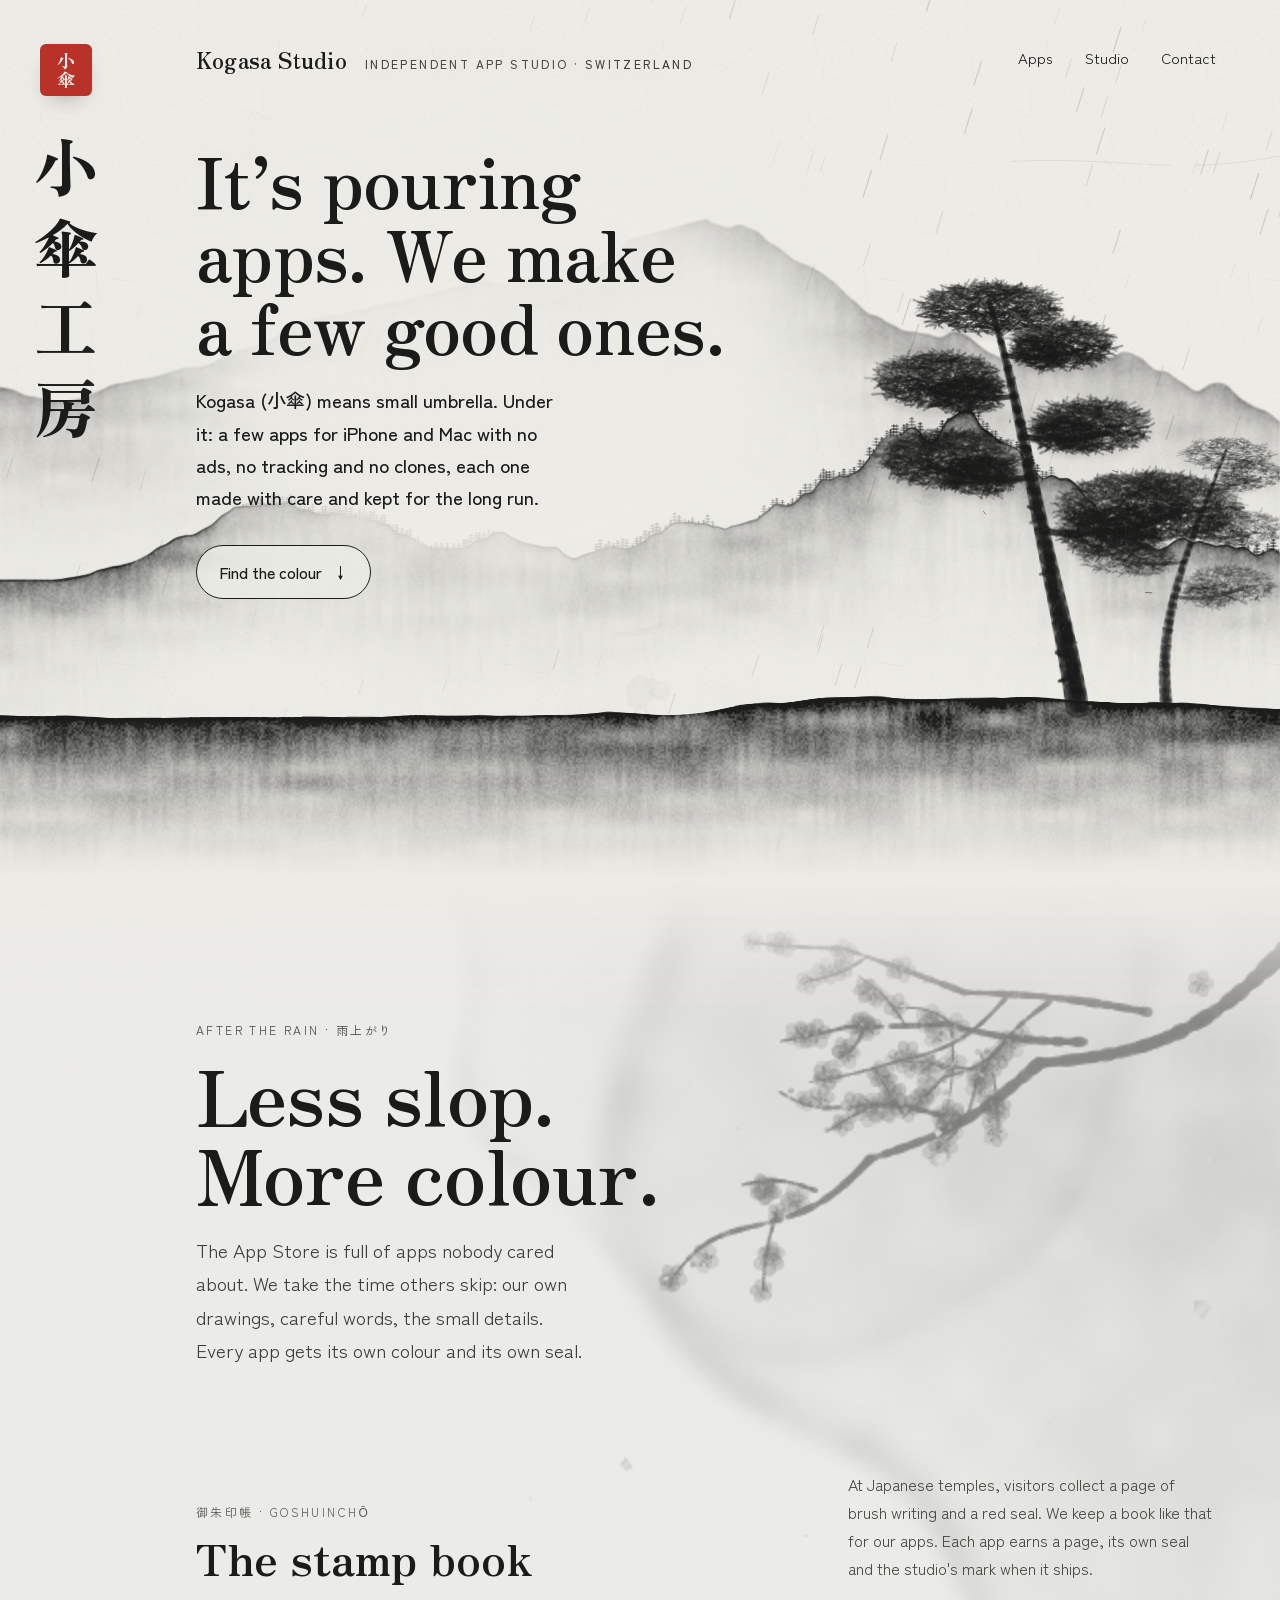
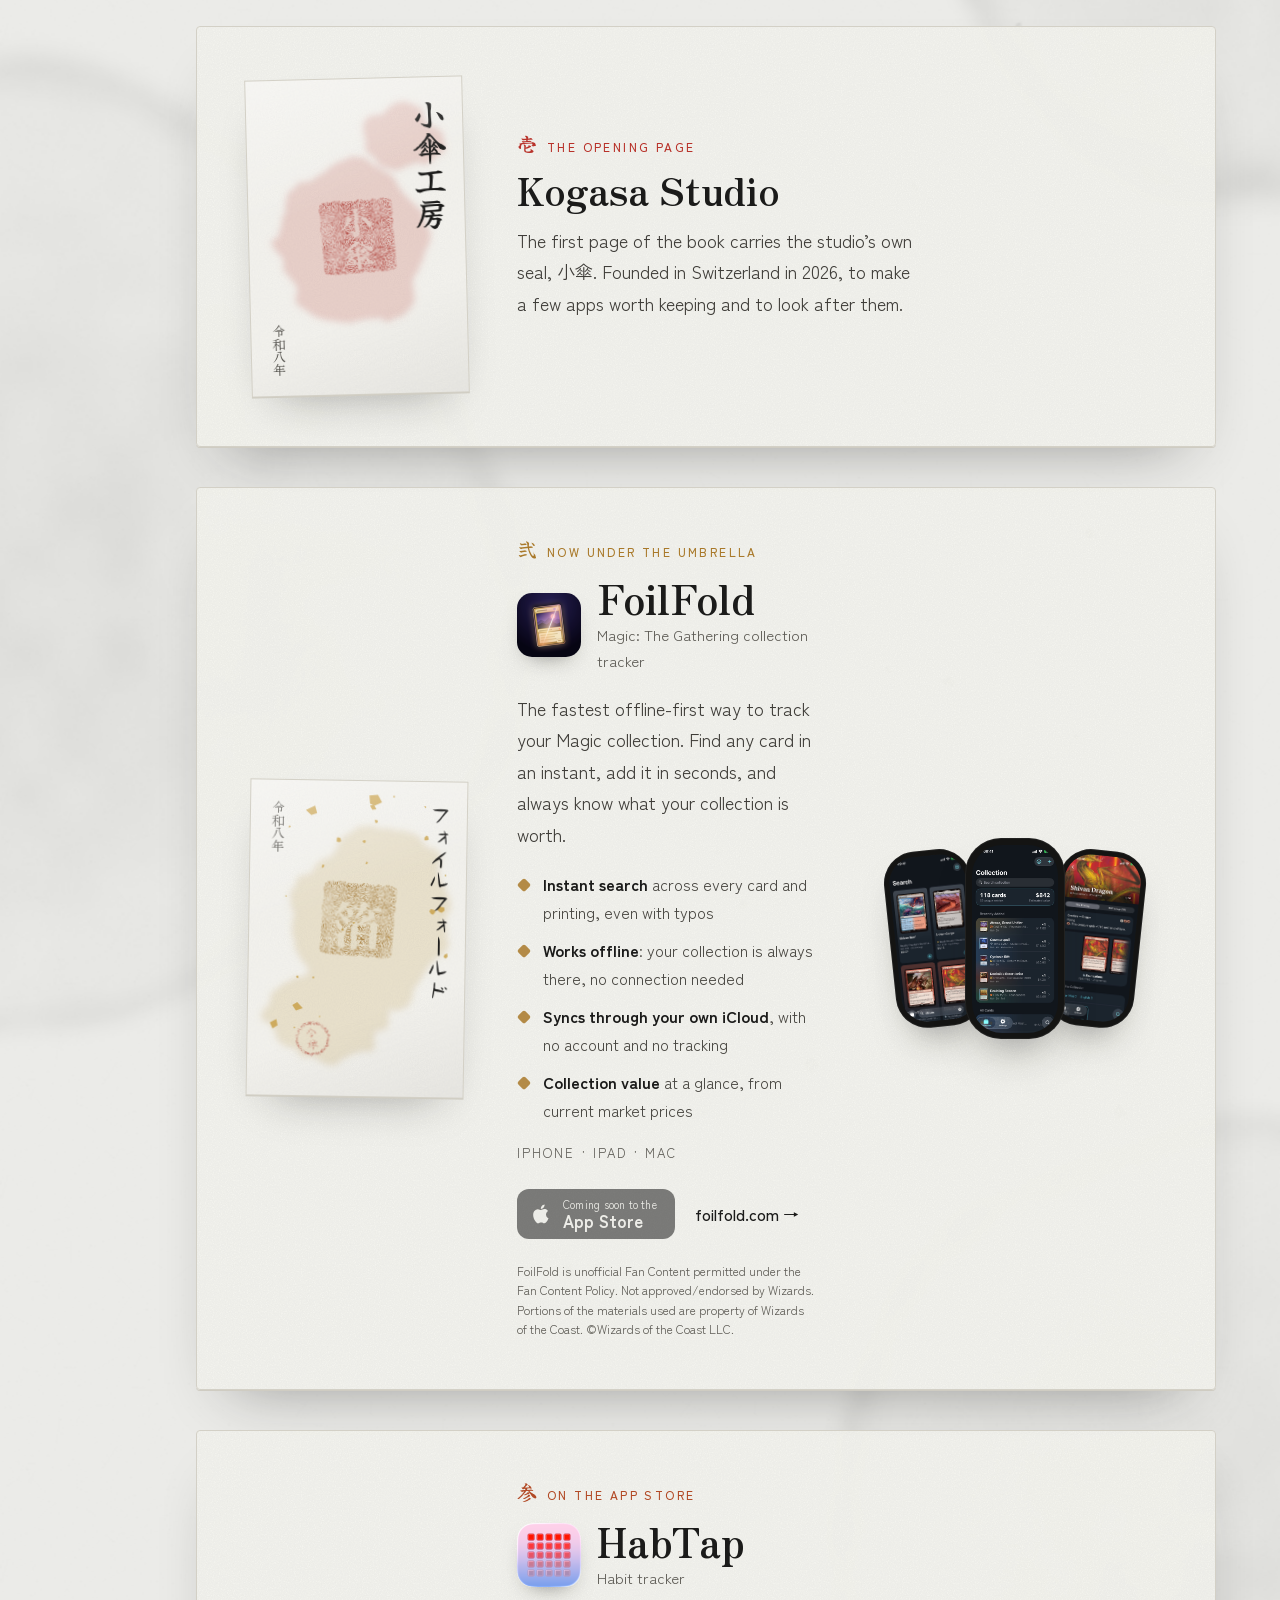
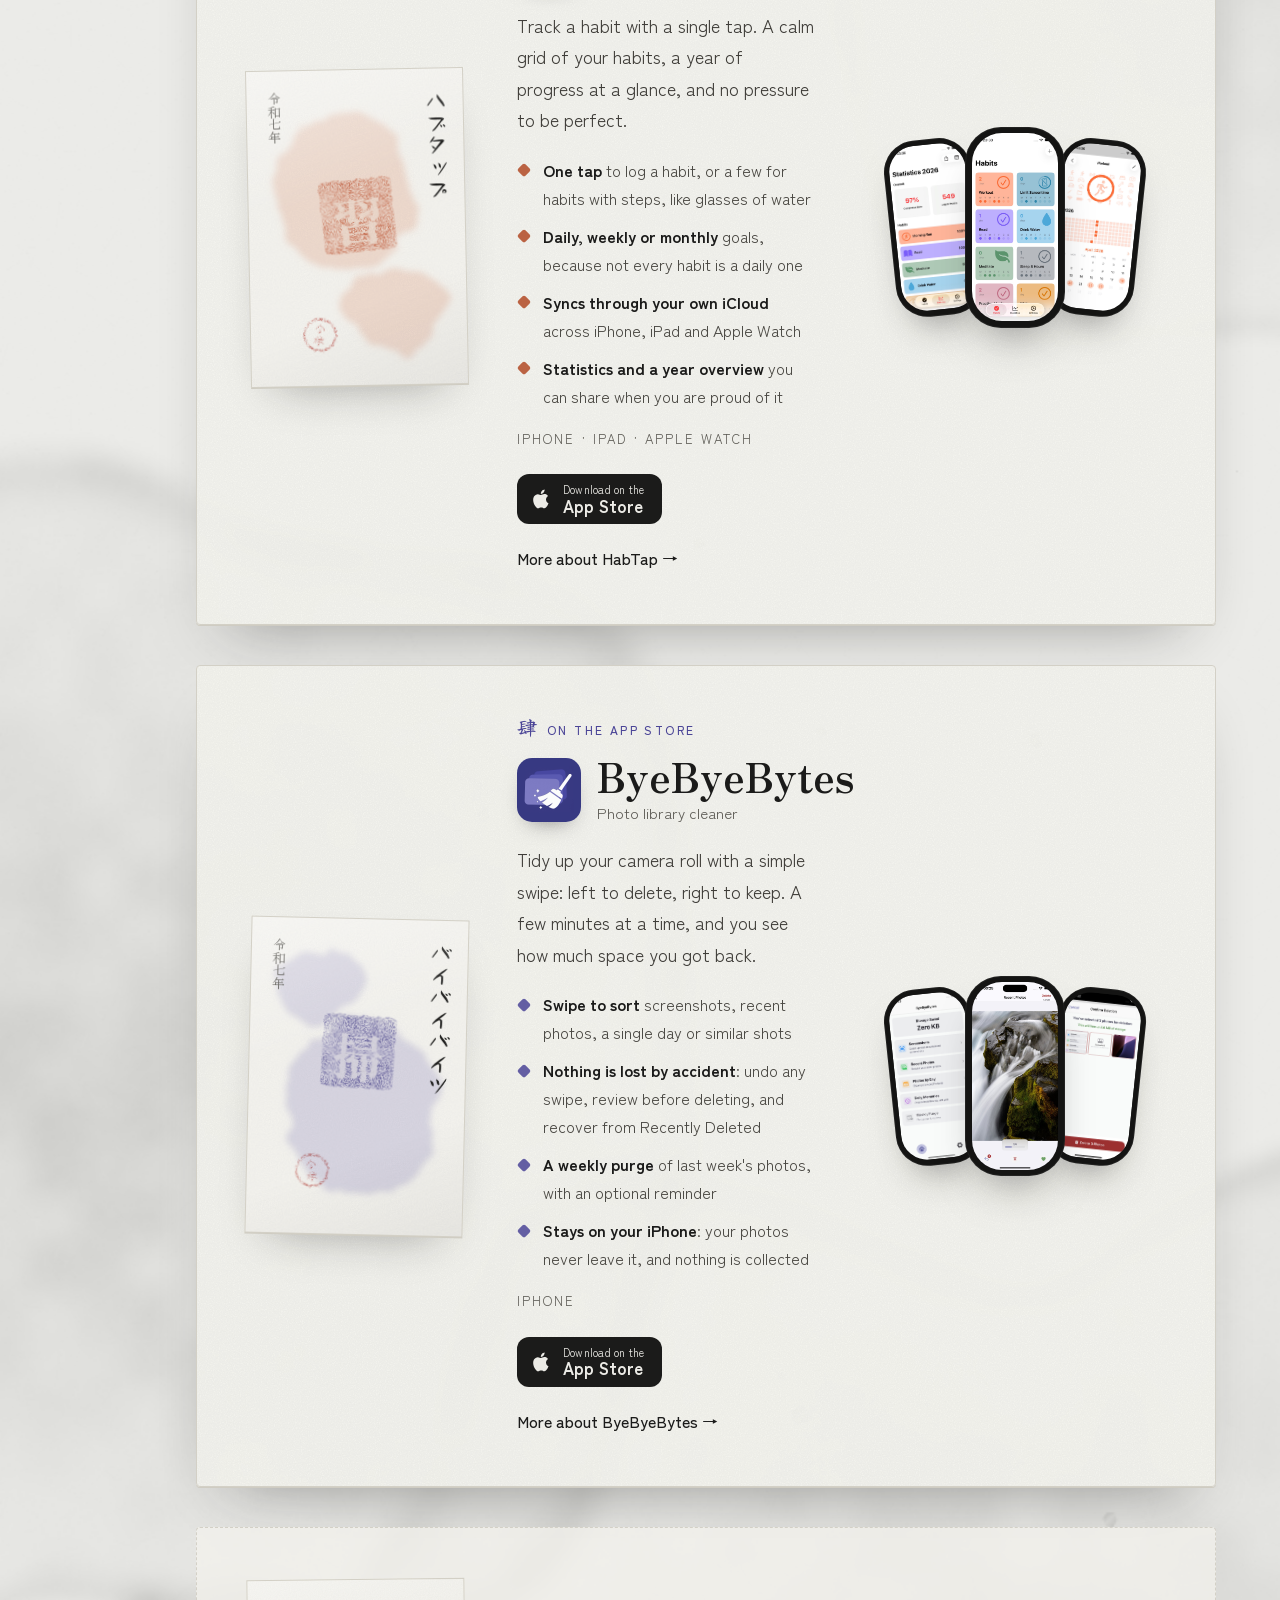
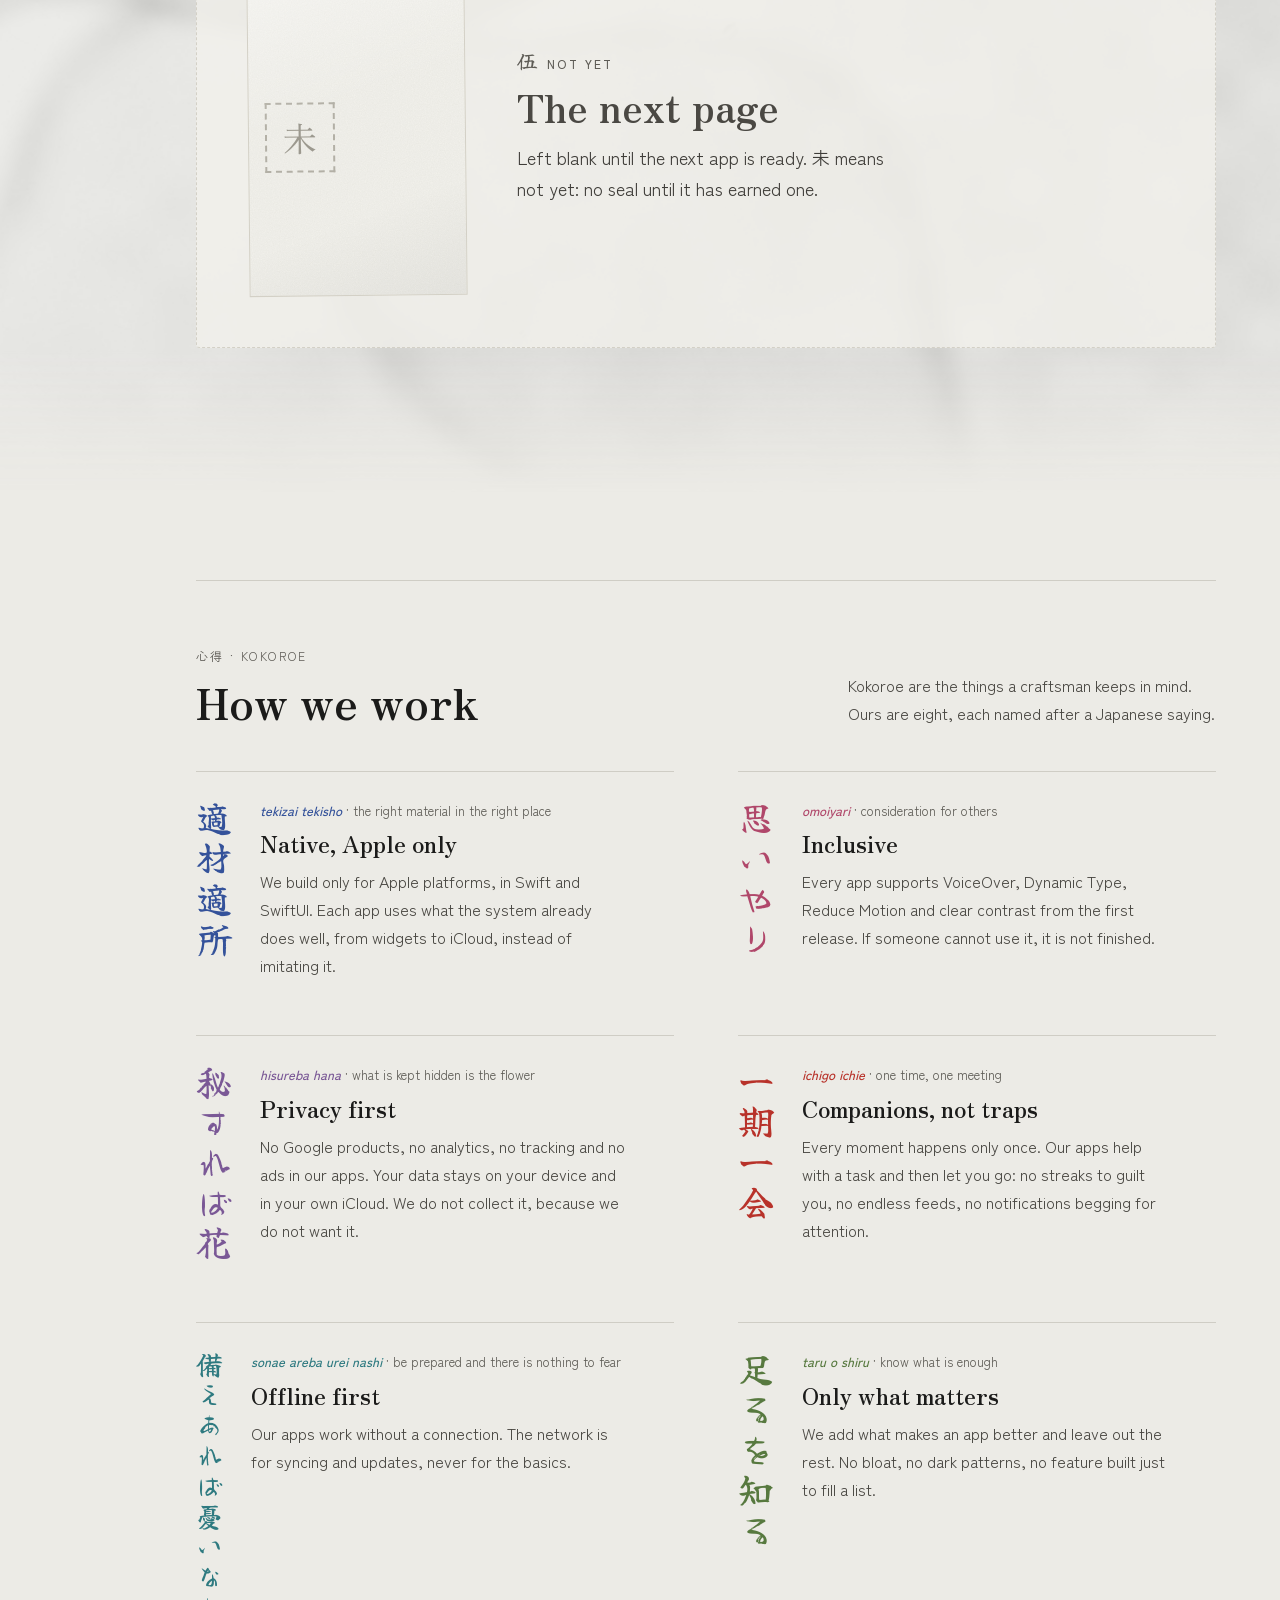
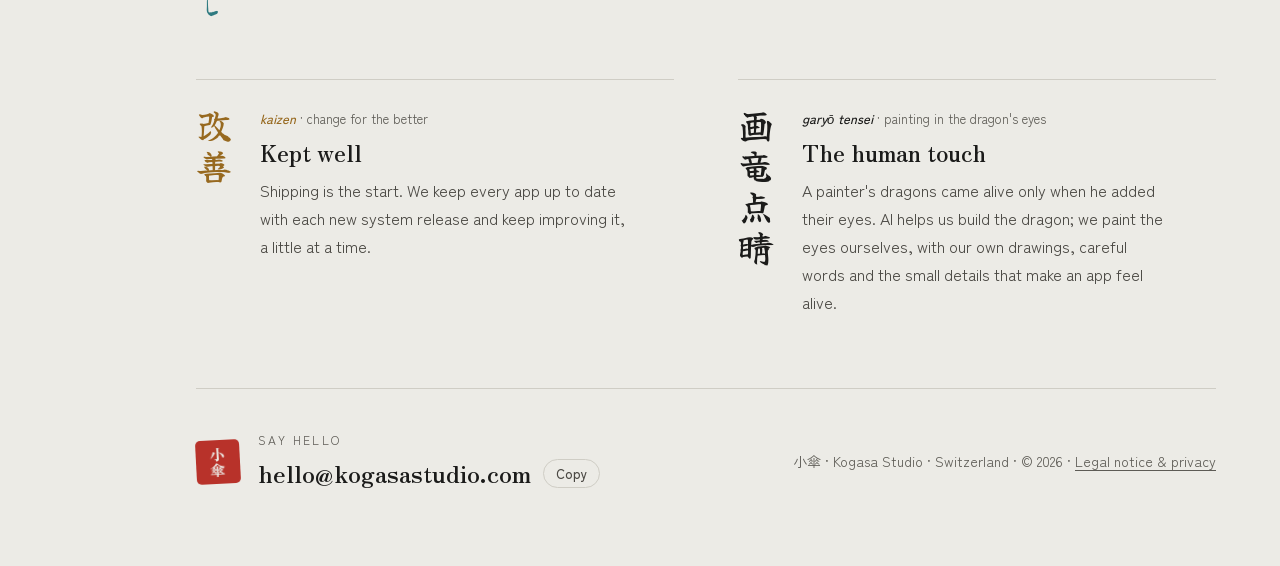
<file: index.html>
<!doctype html>
<html lang="en">
<head>
  <meta charset="utf-8">
  <meta name="viewport" content="width=device-width, initial-scale=1, viewport-fit=cover">
  <title>Kogasa Studio · 小傘</title>
  <meta name="description" content="Kogasa Studio is an independent app studio in Switzerland making a few focused apps for iPhone and Mac.">
  <meta name="theme-color" content="#ECEBE6">
  <meta property="og:title" content="Kogasa Studio · 小傘">
  <meta property="og:description" content="It’s pouring apps. We make a few good ones, for iPhone and Mac.">
  <meta property="og:type" content="website">
  <link rel="icon" href="assets/favicon.svg" type="image/svg+xml">
  <link rel="preload" href="assets/fonts/zen-old-mincho-900.woff2" as="font" type="font/woff2" crossorigin>
  <link rel="preload" href="assets/fonts/zen-kaku-gothic-new-400.woff2" as="font" type="font/woff2" crossorigin>
  <link rel="stylesheet" href="styles.css">
  <script>document.documentElement.classList.add("js");</script>
  <script src="ink.js" defer></script>
  <script src="landscape-gl.js" defer></script>
  <script src="landscape.js" defer></script>
  <script src="colour.js" defer></script>
  <script src="main.js" defer></script>
</head>
<body>
  <svg class="defs" width="0" height="0" aria-hidden="true" focusable="false">
    <filter id="hanko" x="-5%" y="-5%" width="110%" height="110%" color-interpolation-filters="sRGB">
      <feTurbulence type="fractalNoise" baseFrequency="0.85" numOctaves="2" seed="3" result="grain"/>
      <feColorMatrix in="grain" type="matrix" values="0 0 0 0 0  0 0 0 0 0  0 0 0 0 0  0 0 0 -2.4 1.55" result="speck"/>
      <feComposite in="SourceGraphic" in2="speck" operator="in" result="worn"/>
      <feTurbulence type="fractalNoise" baseFrequency="0.035" numOctaves="2" seed="11" result="blotch"/>
      <feColorMatrix in="blotch" type="matrix" values="0 0 0 0 0  0 0 0 0 0  0 0 0 0 0  0 0 0 1.3 0.2" result="density"/>
      <feComposite in="worn" in2="density" operator="in" result="inked"/>
      <feTurbulence type="turbulence" baseFrequency="0.06" numOctaves="2" seed="7" result="warp"/>
      <feDisplacementMap in="inked" in2="warp" scale="3.5" xChannelSelector="R" yChannelSelector="G"/>
    </filter>
    <filter id="bleed" x="-20%" y="-20%" width="140%" height="140%">
      <feTurbulence type="fractalNoise" baseFrequency="0.045" numOctaves="3" seed="5" result="warp"/>
      <feDisplacementMap in="SourceGraphic" in2="warp" scale="16" xChannelSelector="R" yChannelSelector="G" result="edge"/>
      <feGaussianBlur in="edge" stdDeviation="1.6"/>
    </filter>
  </svg>
  <a class="skip" href="#apps">Skip to the apps</a>

  <section class="hero" id="top" aria-labelledby="hero-title">
    <div class="landscape" aria-hidden="true"></div>
    <div class="hero__grain" aria-hidden="true"></div>
    <div class="hero__veil" aria-hidden="true"></div>
    <div class="hero__fade" aria-hidden="true"></div>

    <div class="hero__grid">
      <aside class="tate" aria-hidden="true">
        <span class="seal seal--lg rise d0">小傘</span>
        <div class="tate__text"><span class="ink d1">小</span><span class="ink d2">傘</span><span class="ink d3">工</span><span class="ink d4">房</span></div>
      </aside>

      <div class="hero__content">
        <header class="topbar rise d0">
          <div class="brand">
            <a class="wordmark" href="#top"><span class="seal seal--sm" aria-hidden="true">小傘</span>Kogasa Studio</a>
            <p class="brand__tagline">Independent app studio · Switzerland</p>
          </div>
          <nav class="nav" aria-label="Main">
            <a href="#apps">Apps</a>
            <a href="#studio">Studio</a>
            <a href="#contact">Contact</a>
          </nav>
        </header>
        <div class="hero__copy">
          <h1 id="hero-title" class="rise d3">It’s pouring apps. We make a few good ones.</h1>
          <p class="lede rise d4">Kogasa (小傘) means small umbrella. Under it: a few apps for iPhone and Mac with no ads, no tracking and no clones, each one made with care and kept for the long run.</p>
          <a class="button rise d5" href="#apps">Find the colour <span aria-hidden="true">↓</span></a>
        </div>
      </div>
    </div>
  </section>

  <main class="content">
    <section id="apps" class="colour" aria-labelledby="colour-title">
      <canvas class="colour__grey" aria-hidden="true"></canvas>
      <canvas class="colour__paint" aria-hidden="true"></canvas>
      <div class="colour__inner">
      <div class="manifesto">
        <p class="eyebrow">After the rain · 雨上がり</p>
        <h2 id="colour-title">Less slop.<br>More colour.</h2>
        <p>The App Store is full of apps nobody cared about. We take the time others skip: our own drawings, careful words, the small details. Every app gets its own colour and its own seal.</p>
      </div>

      <div class="book">
      <div class="section-head">
        <div>
          <p class="eyebrow">御朱印帳 · goshuinchō</p>
          <h2 id="book-title">The stamp book</h2>
        </div>
        <p class="section-head__text">At Japanese temples, visitors collect a page of brush writing and a red seal. We keep a book like that for our apps. Each app earns a page, its own seal and the studio's mark when it ships.</p>
      </div>

      <div class="chapters">
        <article class="chapter" aria-labelledby="studio-page-title">
          <figure class="sheet" style="--hue: #C8463A; --tilt: -1.4deg">
            <div class="page" aria-hidden="true">
            <svg class="page__wash" viewBox="0 0 110 160" preserveAspectRatio="none">
              <g filter="url(#bleed)">
                <ellipse cx="52" cy="84" rx="38" ry="42"/>
                <ellipse cx="78" cy="30" rx="20" ry="16"/>
              </g>
            </svg>
            <span class="page__title">小傘工房</span>
            <span class="stamp" style="--r: -3deg"><svg class="seal-svg" viewBox="0 0 100 100"><g filter="url(#hanko)"><rect x="3" y="3" width="94" height="94" rx="5" fill="currentColor"/><text x="50" y="30" text-anchor="middle" dominant-baseline="central" font-size="42" fill="#F6F5F0">小</text><text x="50" y="72" text-anchor="middle" dominant-baseline="central" font-size="42" fill="#F6F5F0">傘</text></g></svg></span>
            <span class="page__date page__date--bottom">令和八年</span>
          </div>
          </figure>
          <div class="chapter__text">
            <p class="eyebrow"><span class="chapter__num" lang="ja">壱</span> The opening page</p>
            <h3 id="studio-page-title" class="chapter__title">Kogasa Studio</h3>
            <p class="chapter__pitch">The first page of the book carries the studio’s own seal, 小傘. Founded in Switzerland in 2026, to make a few apps worth keeping and to look after them.</p>
          </div>
        </article>

        <article class="chapter chapter--app" aria-labelledby="foilfold-title" style="--accent: var(--gold)">
          <figure class="sheet" style="--hue: #C9A24B; --tilt: 0.9deg">
            <div class="page" aria-hidden="true">
            <svg class="page__wash" viewBox="0 0 110 160" preserveAspectRatio="none">
              <g filter="url(#bleed)">
                <ellipse cx="62" cy="70" rx="40" ry="46"/>
                <ellipse cx="40" cy="118" rx="30" ry="24"/>
              </g>
            </svg>
            <svg class="page__leafgold" viewBox="0 0 110 160" preserveAspectRatio="none">
                <polygon points="37.1,120.2 36.4,120.5 36.2,120.0 36.8,119.7"/>
                <polygon points="33.7,100.5 33.1,100.8 32.5,100.3 32.9,99.9 33.5,99.9"/>
                <polygon points="89.4,12.8 88.9,13.3 88.6,12.7 88.4,12.2 89.2,12.3"/>
                <polygon points="99.6,65.3 98.1,66.4 97.1,66.0 95.8,65.0 96.7,63.0 98.0,63.5 99.3,63.6"/>
                <polygon points="66.8,10.7 63.2,12.4 60.7,11.4 60.3,7.3 64.7,6.9"/>
                <polygon points="28.0,116.0 24.5,117.3 22.6,114.5 25.1,113.0"/>
                <polygon points="37.8,43.7 37.3,44.2 36.6,44.5 36.6,43.7 36.7,43.0 37.1,42.8 37.9,42.9"/>
                <polygon points="48.4,75.8 48.0,76.2 47.3,76.2 47.0,75.7 47.7,75.0 48.0,75.4"/>
                <polygon points="100.2,47.6 99.8,47.8 99.3,47.6 99.4,47.1 100.1,47.0"/>
                <polygon points="60.0,41.7 59.6,42.2 58.9,42.2 59.2,41.0 60.0,41.2"/>
                <polygon points="101.5,88.7 100.5,89.7 99.4,88.9 99.8,87.8 101.2,87.0"/>
                <polygon points="53.8,72.4 53.5,72.8 53.1,72.6 52.8,72.1 52.9,71.8 53.4,71.7 54.0,71.9"/>
                <polygon points="46.3,30.7 45.4,31.3 44.0,31.0 44.0,29.5 44.3,28.7 45.8,29.1"/>
                <polygon points="25.6,100.2 25.2,100.8 24.5,100.4 24.4,100.0 24.8,99.5 25.3,99.5"/>
                <polygon points="64.9,20.8 63.7,21.4 63.1,19.7 64.5,19.7"/>
                <polygon points="71.9,79.5 71.6,79.9 71.2,79.8 71.0,79.3 70.9,78.9 71.3,79.0 72.0,79.1"/>
                <polygon points="20.4,23.9 19.8,24.2 19.3,24.2 19.4,23.7 19.6,23.2 20.2,23.3"/>
                <polygon points="19.0,59.2 18.5,59.5 18.2,59.2 18.2,58.8 18.8,58.8"/>
                <polygon points="64.0,14.2 61.9,14.5 60.7,12.5 62.6,11.7"/>
                <polygon points="94.6,66.4 93.8,67.4 92.8,67.1 91.8,65.9 92.4,64.6 93.3,64.7 95.0,65.3"/>
                <polygon points="91.0,29.3 90.0,29.6 88.7,29.6 88.7,28.4 89.7,27.2 90.5,27.6"/>
                <polygon points="15.3,124.9 12.7,126.6 11.3,123.5 14.6,121.7"/>
                <polygon points="24.2,126.1 23.8,126.4 23.6,126.1 23.4,125.8 23.7,125.4 24.2,125.6"/>
                <polygon points="73.5,7.8 73.0,8.2 72.6,8.0 72.4,7.7 72.6,7.3 73.2,7.3"/>
                <polygon points="58.8,30.9 58.3,31.5 57.7,31.4 57.3,30.7 57.5,30.2 58.0,30.0 58.7,30.2"/>
                <polygon points="33.8,16.7 30.8,17.7 28.0,15.1 32.7,12.9"/>
            </svg>
            <span class="page__title page__title--long">フォイルフォールド</span>
            <span class="stamp" style="--r: 4deg; --top: 44%; --stamp: var(--gold)"><svg class="seal-svg" viewBox="0 0 100 100"><g filter="url(#hanko)"><rect x="3" y="3" width="94" height="94" rx="5" fill="currentColor"/><text x="50" y="54" text-anchor="middle" dominant-baseline="central" font-size="68" fill="#F6F5F0">箔</text></g></svg></span>
            <span class="stamp stamp--mark" style="--r: -9deg; --top: 82%; --left: 30%; --delay: .35s"><svg class="seal-svg" viewBox="0 0 100 100"><g filter="url(#hanko)" fill="currentColor"><circle cx="50" cy="50" r="44" fill="none" stroke="currentColor" stroke-width="7"/><text x="50" y="33" text-anchor="middle" dominant-baseline="central" font-size="30">小</text><text x="50" y="66" text-anchor="middle" dominant-baseline="central" font-size="30">傘</text></g></svg></span>
            <span class="page__date page__date--top">令和八年</span>
          </div>
          </figure>
          <div class="chapter__text">
          <p class="eyebrow"><span class="chapter__num" lang="ja">弐</span> Now under the umbrella</p>
          <div class="chapter__name">
            <img src="assets/foilfold-icon.png" alt="" width="64" height="64">
            <div>
              <h3 id="foilfold-title">FoilFold</h3>
              <p class="chapter__kind">Magic: The Gathering collection tracker</p>
            </div>
          </div>
          <p class="chapter__pitch">The fastest offline-first way to track your Magic collection. Find any card in an instant, add it in seconds, and always know what your collection is worth.</p>
          <ul class="chapter__features">
            <li><strong>Instant search</strong> across every card and printing, even with typos</li>
            <li><strong>Works offline</strong>: your collection is always there, no connection needed</li>
            <li><strong>Syncs through your own iCloud</strong>, with no account and no tracking</li>
            <li><strong>Collection value</strong> at a glance, from current market prices</li>
          </ul>
          <p class="chapter__platforms">iPhone · iPad · Mac</p>
          <div class="chapter__actions">
            <span class="store-badge" aria-disabled="true">
              <svg viewBox="0 0 24 24" width="22" height="22" aria-hidden="true"><path fill="currentColor" d="M16.37 12.62c-.03-2.6 2.13-3.86 2.22-3.92-1.21-1.77-3.09-2.01-3.76-2.04-1.6-.16-3.12.94-3.94.94-.81 0-2.06-.92-3.39-.89-1.74.03-3.35 1.01-4.25 2.57-1.81 3.14-.46 7.79 1.3 10.34.86 1.24 1.89 2.64 3.23 2.59 1.3-.05 1.79-.84 3.36-.84 1.56 0 2.01.84 3.38.81 1.4-.02 2.28-1.27 3.13-2.52.99-1.44 1.39-2.84 1.42-2.91-.03-.01-2.72-1.04-2.75-4.13zM13.79 4.98c.71-.86 1.19-2.06 1.06-3.25-1.02.04-2.26.68-3 1.54-.66.76-1.23 1.98-1.08 3.15 1.14.09 2.3-.58 3.02-1.44z"/></svg>
              <span><small>Coming soon to the</small>App Store</span>
            </span>
            <a class="chapter__link" href="https://foilfold.com">foilfold.com <span aria-hidden="true">→</span></a>
          </div>
          <p class="chapter__note">FoilFold is unofficial Fan Content permitted under the Fan Content Policy. Not approved/endorsed by Wizards. Portions of the materials used are property of Wizards of the Coast. ©Wizards of the Coast LLC.</p>
        </div>
          <div class="chapter__phones" aria-label="FoilFold screenshots">
          <figure class="phone phone--left"><img src="assets/foilfold/search.jpg" alt="Searching for Shivan cards, shown as a grid of card images with prices" width="660" height="1434" loading="lazy"></figure>
          <figure class="phone phone--center"><img src="assets/foilfold/collection.jpg" alt="The collection screen: 118 cards worth an estimated $842, with recently added cards" width="660" height="1434" loading="lazy"></figure>
          <figure class="phone phone--right"><img src="assets/foilfold/card.jpg" alt="The Shivan Dragon card page with its text, its printings and options to add it to the collection" width="660" height="1434" loading="lazy"></figure>
        </div>
        </article>

        <article class="chapter chapter--app" aria-labelledby="habtap-title" style="--accent: #B24A26">
          <figure class="sheet" style="--hue: #E07A4F; --tilt: -1.1deg">
            <div class="page" aria-hidden="true">
            <svg class="page__wash" viewBox="0 0 110 160" preserveAspectRatio="none">
              <g filter="url(#bleed)">
                <ellipse cx="48" cy="62" rx="36" ry="40"/>
                <ellipse cx="74" cy="122" rx="26" ry="22"/>
              </g>
            </svg>
            <span class="page__title page__title--long">ハブタップ</span>
            <span class="stamp" style="--r: -5deg; --top: 46%; --stamp: #C8562F"><svg class="seal-svg" viewBox="0 0 100 100"><g filter="url(#hanko)"><rect x="3" y="3" width="94" height="94" rx="5" fill="currentColor"/><text x="50" y="54" text-anchor="middle" dominant-baseline="central" font-size="68" fill="#F6F5F0">習</text></g></svg></span>
            <span class="stamp stamp--mark" style="--r: 7deg; --top: 84%; --left: 32%; --delay: .35s"><svg class="seal-svg" viewBox="0 0 100 100"><g filter="url(#hanko)" fill="currentColor"><circle cx="50" cy="50" r="44" fill="none" stroke="currentColor" stroke-width="7"/><text x="50" y="33" text-anchor="middle" dominant-baseline="central" font-size="30">小</text><text x="50" y="66" text-anchor="middle" dominant-baseline="central" font-size="30">傘</text></g></svg></span>
            <span class="page__date page__date--top">令和七年</span>
          </div>
          </figure>
          <div class="chapter__text">
          <p class="eyebrow"><span class="chapter__num" lang="ja">参</span> On the App Store</p>
          <div class="chapter__name">
            <img src="assets/habtap-icon.png" alt="" width="64" height="64">
            <div>
              <h3 id="habtap-title">HabTap</h3>
              <p class="chapter__kind">Habit tracker</p>
            </div>
          </div>
          <p class="chapter__pitch">Track a habit with a single tap. A calm grid of your habits, a year of progress at a glance, and no pressure to be perfect.</p>
          <ul class="chapter__features">
            <li><strong>One tap</strong> to log a habit, or a few for habits with steps, like glasses of water</li>
            <li><strong>Daily, weekly or monthly</strong> goals, because not every habit is a daily one</li>
            <li><strong>Syncs through your own iCloud</strong> across iPhone, iPad and Apple Watch</li>
            <li><strong>Statistics and a year overview</strong> you can share when you are proud of it</li>
          </ul>
          <p class="chapter__platforms">iPhone · iPad · Apple Watch</p>
          <div class="chapter__actions">
            <a class="store-badge" href="https://apps.apple.com/app/id6752837361">
              <svg viewBox="0 0 24 24" width="22" height="22" aria-hidden="true"><path fill="currentColor" d="M16.37 12.62c-.03-2.6 2.13-3.86 2.22-3.92-1.21-1.77-3.09-2.01-3.76-2.04-1.6-.16-3.12.94-3.94.94-.81 0-2.06-.92-3.39-.89-1.74.03-3.35 1.01-4.25 2.57-1.81 3.14-.46 7.79 1.3 10.34.86 1.24 1.89 2.64 3.23 2.59 1.3-.05 1.79-.84 3.36-.84 1.56 0 2.01.84 3.38.81 1.4-.02 2.28-1.27 3.13-2.52.99-1.44 1.39-2.84 1.42-2.91-.03-.01-2.72-1.04-2.75-4.13zM13.79 4.98c.71-.86 1.19-2.06 1.06-3.25-1.02.04-2.26.68-3 1.54-.66.76-1.23 1.98-1.08 3.15 1.14.09 2.3-.58 3.02-1.44z"/></svg>
              <span><small>Download on the</small>App Store</span>
            </a>
            <a class="chapter__link" href="habtap/">More about HabTap <span aria-hidden="true">→</span></a>
          </div>
        </div>
          <div class="chapter__phones" aria-label="HabTap screenshots">
          <figure class="phone phone--left"><img src="assets/habtap/statistics.jpg" alt="Statistics for 2026: a 97% completion rate and 549 logged habits, with each habit's rate" width="660" height="1434" loading="lazy"></figure>
          <figure class="phone phone--center"><img src="assets/habtap/habits.jpg" alt="The habits grid: coloured cards for Workout, Read, Drink Water, Meditate and more, each with this week's days" width="660" height="1434" loading="lazy"></figure>
          <figure class="phone phone--right"><img src="assets/habtap/habit.jpg" alt="The Workout habit with a year overview and a calendar of the days it was done" width="660" height="1434" loading="lazy"></figure>
        </div>
        </article>

        <article class="chapter chapter--app" aria-labelledby="byebyebytes-title" style="--accent: #4B4597">
          <figure class="sheet" style="--hue: #6A63B8; --tilt: 1.3deg">
            <div class="page" aria-hidden="true">
            <svg class="page__wash" viewBox="0 0 110 160" preserveAspectRatio="none">
              <g filter="url(#bleed)">
                <ellipse cx="58" cy="96" rx="40" ry="44"/>
                <ellipse cx="34" cy="34" rx="22" ry="18"/>
              </g>
            </svg>
            <span class="page__title page__title--long">バイバイバイツ</span>
            <span class="stamp" style="--r: 3deg; --top: 42%; --stamp: #4B4597"><svg class="seal-svg" viewBox="0 0 100 100"><g filter="url(#hanko)"><rect x="3" y="3" width="94" height="94" rx="5" fill="currentColor"/><text x="50" y="54" text-anchor="middle" dominant-baseline="central" font-size="68" fill="#F6F5F0">掃</text></g></svg></span>
            <span class="stamp stamp--mark" style="--r: -6deg; --top: 80%; --left: 30%; --delay: .35s"><svg class="seal-svg" viewBox="0 0 100 100"><g filter="url(#hanko)" fill="currentColor"><circle cx="50" cy="50" r="44" fill="none" stroke="currentColor" stroke-width="7"/><text x="50" y="33" text-anchor="middle" dominant-baseline="central" font-size="30">小</text><text x="50" y="66" text-anchor="middle" dominant-baseline="central" font-size="30">傘</text></g></svg></span>
            <span class="page__date page__date--top">令和七年</span>
          </div>
          </figure>
          <div class="chapter__text">
          <p class="eyebrow"><span class="chapter__num" lang="ja">肆</span> On the App Store</p>
          <div class="chapter__name">
            <img src="assets/byebyebytes-icon.png" alt="" width="64" height="64">
            <div>
              <h3 id="byebyebytes-title">ByeByeBytes</h3>
              <p class="chapter__kind">Photo library cleaner</p>
            </div>
          </div>
          <p class="chapter__pitch">Tidy up your camera roll with a simple swipe: left to delete, right to keep. A few minutes at a time, and you see how much space you got back.</p>
          <ul class="chapter__features">
            <li><strong>Swipe to sort</strong> screenshots, recent photos, a single day or similar shots</li>
            <li><strong>Nothing is lost by accident</strong>: undo any swipe, review before deleting, and recover from Recently Deleted</li>
            <li><strong>A weekly purge</strong> of last week's photos, with an optional reminder</li>
            <li><strong>Stays on your iPhone</strong>: your photos never leave it, and nothing is collected</li>
          </ul>
          <p class="chapter__platforms">iPhone</p>
          <div class="chapter__actions">
            <a class="store-badge" href="https://apps.apple.com/app/id6748582532">
              <svg viewBox="0 0 24 24" width="22" height="22" aria-hidden="true"><path fill="currentColor" d="M16.37 12.62c-.03-2.6 2.13-3.86 2.22-3.92-1.21-1.77-3.09-2.01-3.76-2.04-1.6-.16-3.12.94-3.94.94-.81 0-2.06-.92-3.39-.89-1.74.03-3.35 1.01-4.25 2.57-1.81 3.14-.46 7.79 1.3 10.34.86 1.24 1.89 2.64 3.23 2.59 1.3-.05 1.79-.84 3.36-.84 1.56 0 2.01.84 3.38.81 1.4-.02 2.28-1.27 3.13-2.52.99-1.44 1.39-2.84 1.42-2.91-.03-.01-2.72-1.04-2.75-4.13zM13.79 4.98c.71-.86 1.19-2.06 1.06-3.25-1.02.04-2.26.68-3 1.54-.66.76-1.23 1.98-1.08 3.15 1.14.09 2.3-.58 3.02-1.44z"/></svg>
              <span><small>Download on the</small>App Store</span>
            </a>
            <a class="chapter__link" href="byebyebytes/">More about ByeByeBytes <span aria-hidden="true">→</span></a>
          </div>
        </div>
          <div class="chapter__phones" aria-label="ByeByeBytes screenshots">
          <figure class="phone phone--left"><img src="assets/byebyebytes/home.jpg" alt="The home screen: storage saved at the top, then Screenshots, Recent Photos, Photos by Day, Daily Memories and Weekly Purge" width="660" height="1434" loading="lazy"></figure>
          <figure class="phone phone--center"><img src="assets/byebyebytes/swipe.jpg" alt="Swiping through recent photos, one waterfall photo at a time, with undo, delete and keep buttons" width="660" height="1434" loading="lazy"></figure>
          <figure class="phone phone--right"><img src="assets/byebyebytes/review.jpg" alt="Confirming the deletion of three selected photos, which will free up 3.6 MB" width="660" height="1434" loading="lazy"></figure>
        </div>
        </article>

        <article class="chapter chapter--next" aria-labelledby="next-page-title">
          <figure class="sheet sheet--empty" style="--tilt: -0.6deg">
            <div class="page page--blank" aria-hidden="true">
            <span class="stamp-outline">未</span>
          </div>
          </figure>
          <div class="chapter__text">
            <p class="eyebrow"><span class="chapter__num" lang="ja">伍</span> Not yet</p>
            <h3 id="next-page-title" class="chapter__title">The next page</h3>
            <p class="chapter__pitch">Left blank until the next app is ready. 未 means not yet: no seal until it has earned one.</p>
          </div>
        </article>
      </div>
      </div>
      </div>
    </section>

    <section id="studio" class="principles" aria-labelledby="studio-title">
      <div class="section-head">
        <div>
          <p class="eyebrow">心得 · kokoroe</p>
          <h2 id="studio-title">How we work</h2>
        </div>
        <p class="section-head__text">Kokoroe are the things a craftsman keeps in mind. Ours are eight, each named after a Japanese saying.</p>
      </div>
      <div class="tenets">
        <article class="tenet" style="--hue: #34529A">
          <p class="tenet__saying" lang="ja">適材適所</p>
          <div class="tenet__body">
            <p class="tenet__reading"><span lang="ja-Latn">tekizai tekisho</span> · the right material in the right place</p>
            <h3>Native, Apple only</h3>
            <p>We build only for Apple platforms, in Swift and SwiftUI. Each app uses what the system already does well, from widgets to iCloud, instead of imitating it.</p>
          </div>
        </article>
        <article class="tenet" style="--hue: #B0476A">
          <p class="tenet__saying" lang="ja">思いやり</p>
          <div class="tenet__body">
            <p class="tenet__reading"><span lang="ja-Latn">omoiyari</span> · consideration for others</p>
            <h3>Inclusive</h3>
            <p>Every app supports VoiceOver, Dynamic Type, Reduce Motion and clear contrast from the first release. If someone cannot use it, it is not finished.</p>
          </div>
        </article>
        <article class="tenet" style="--hue: #7A5896">
          <p class="tenet__saying" lang="ja">秘すれば花</p>
          <div class="tenet__body">
            <p class="tenet__reading"><span lang="ja-Latn">hisureba hana</span> · what is kept hidden is the flower</p>
            <h3>Privacy first</h3>
            <p>No Google products, no analytics, no tracking and no ads in our apps. Your data stays on your device and in your own iCloud. We do not collect it, because we do not want it.</p>
          </div>
        </article>
        <article class="tenet" style="--hue: #B8322A">
          <p class="tenet__saying" lang="ja">一期一会</p>
          <div class="tenet__body">
            <p class="tenet__reading"><span lang="ja-Latn">ichigo ichie</span> · one time, one meeting</p>
            <h3>Companions, not traps</h3>
            <p>Every moment happens only once. Our apps help with a task and then let you go: no streaks to guilt you, no endless feeds, no notifications begging for attention.</p>
          </div>
        </article>
        <article class="tenet" style="--hue: #2E7A80">
          <p class="tenet__saying tenet__saying--long" lang="ja">備えあれば憂いなし</p>
          <div class="tenet__body">
            <p class="tenet__reading"><span lang="ja-Latn">sonae areba urei nashi</span> · be prepared and there is nothing to fear</p>
            <h3>Offline first</h3>
            <p>Our apps work without a connection. The network is for syncing and updates, never for the basics.</p>
          </div>
        </article>
        <article class="tenet" style="--hue: #57793F">
          <p class="tenet__saying" lang="ja">足るを知る</p>
          <div class="tenet__body">
            <p class="tenet__reading"><span lang="ja-Latn">taru o shiru</span> · know what is enough</p>
            <h3>Only what matters</h3>
            <p>We add what makes an app better and leave out the rest. No bloat, no dark patterns, no feature built just to fill a list.</p>
          </div>
        </article>
        <article class="tenet" style="--hue: #97691F">
          <p class="tenet__saying" lang="ja">改善</p>
          <div class="tenet__body">
            <p class="tenet__reading"><span lang="ja-Latn">kaizen</span> · change for the better</p>
            <h3>Kept well</h3>
            <p>Shipping is the start. We keep every app up to date with each new system release and keep improving it, a little at a time.</p>
          </div>
        </article>
        <article class="tenet" style="--hue: #1B1B1A">
          <p class="tenet__saying" lang="ja">画竜点睛</p>
          <div class="tenet__body">
            <p class="tenet__reading"><span lang="ja-Latn">garyō tensei</span> · painting in the dragon's eyes</p>
            <h3>The human touch</h3>
            <p>A painter's dragons came alive only when he added their eyes. AI helps us build the dragon; we paint the eyes ourselves, with our own drawings, careful words and the small details that make an app feel alive.</p>
          </div>
        </article>
      </div>
    </section>

    <footer id="contact" class="footer">
      <div class="footer__contact">
        <span class="seal seal--md seal--tilt" aria-hidden="true">小傘</span>
        <div>
          <p class="eyebrow">Say hello</p>
          <p class="email"><span id="email">hello@kogasastudio.com</span> <button class="copy" type="button" data-copy="#email">Copy</button></p>
        </div>
      </div>
      <p class="footer__meta">小傘 · Kogasa Studio · Switzerland · © 2026 · <a href="legal/">Legal notice &amp; privacy</a></p>
    </footer>
  </main>
</body>
</html>
</file>
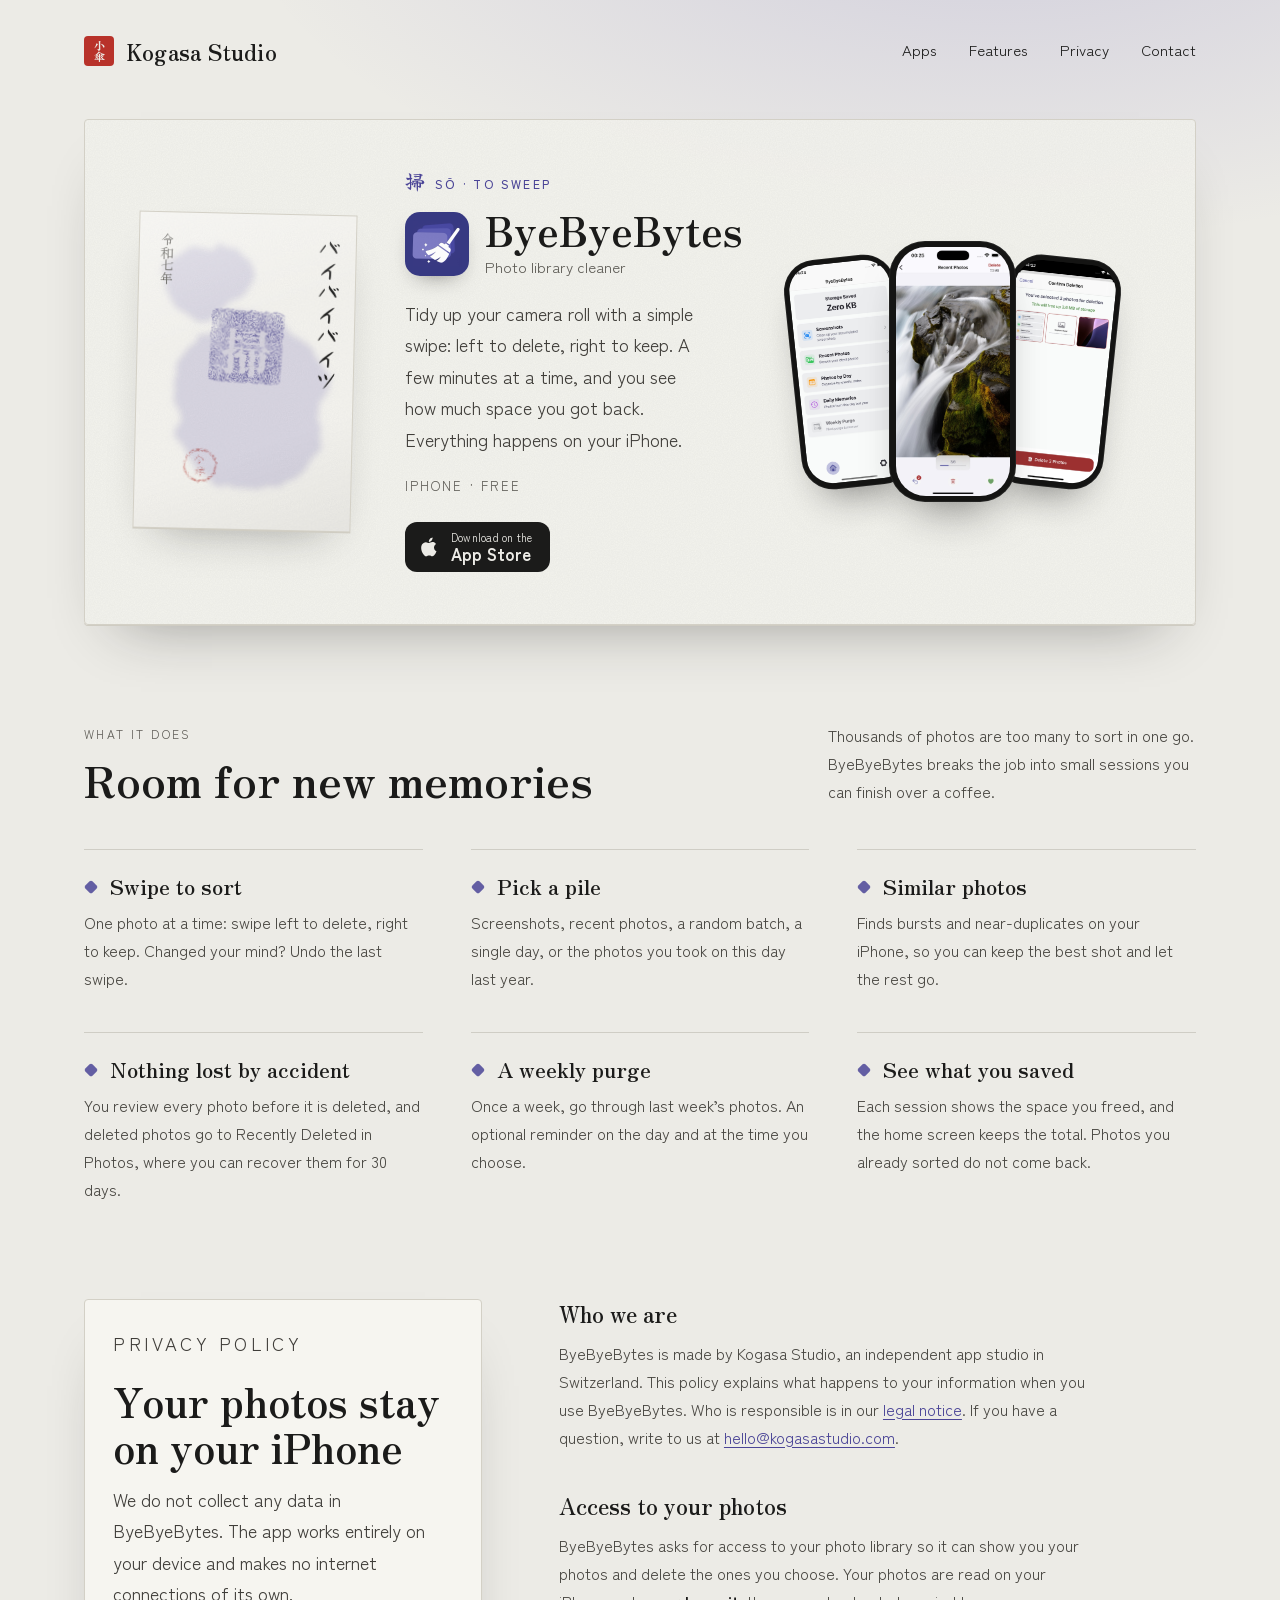
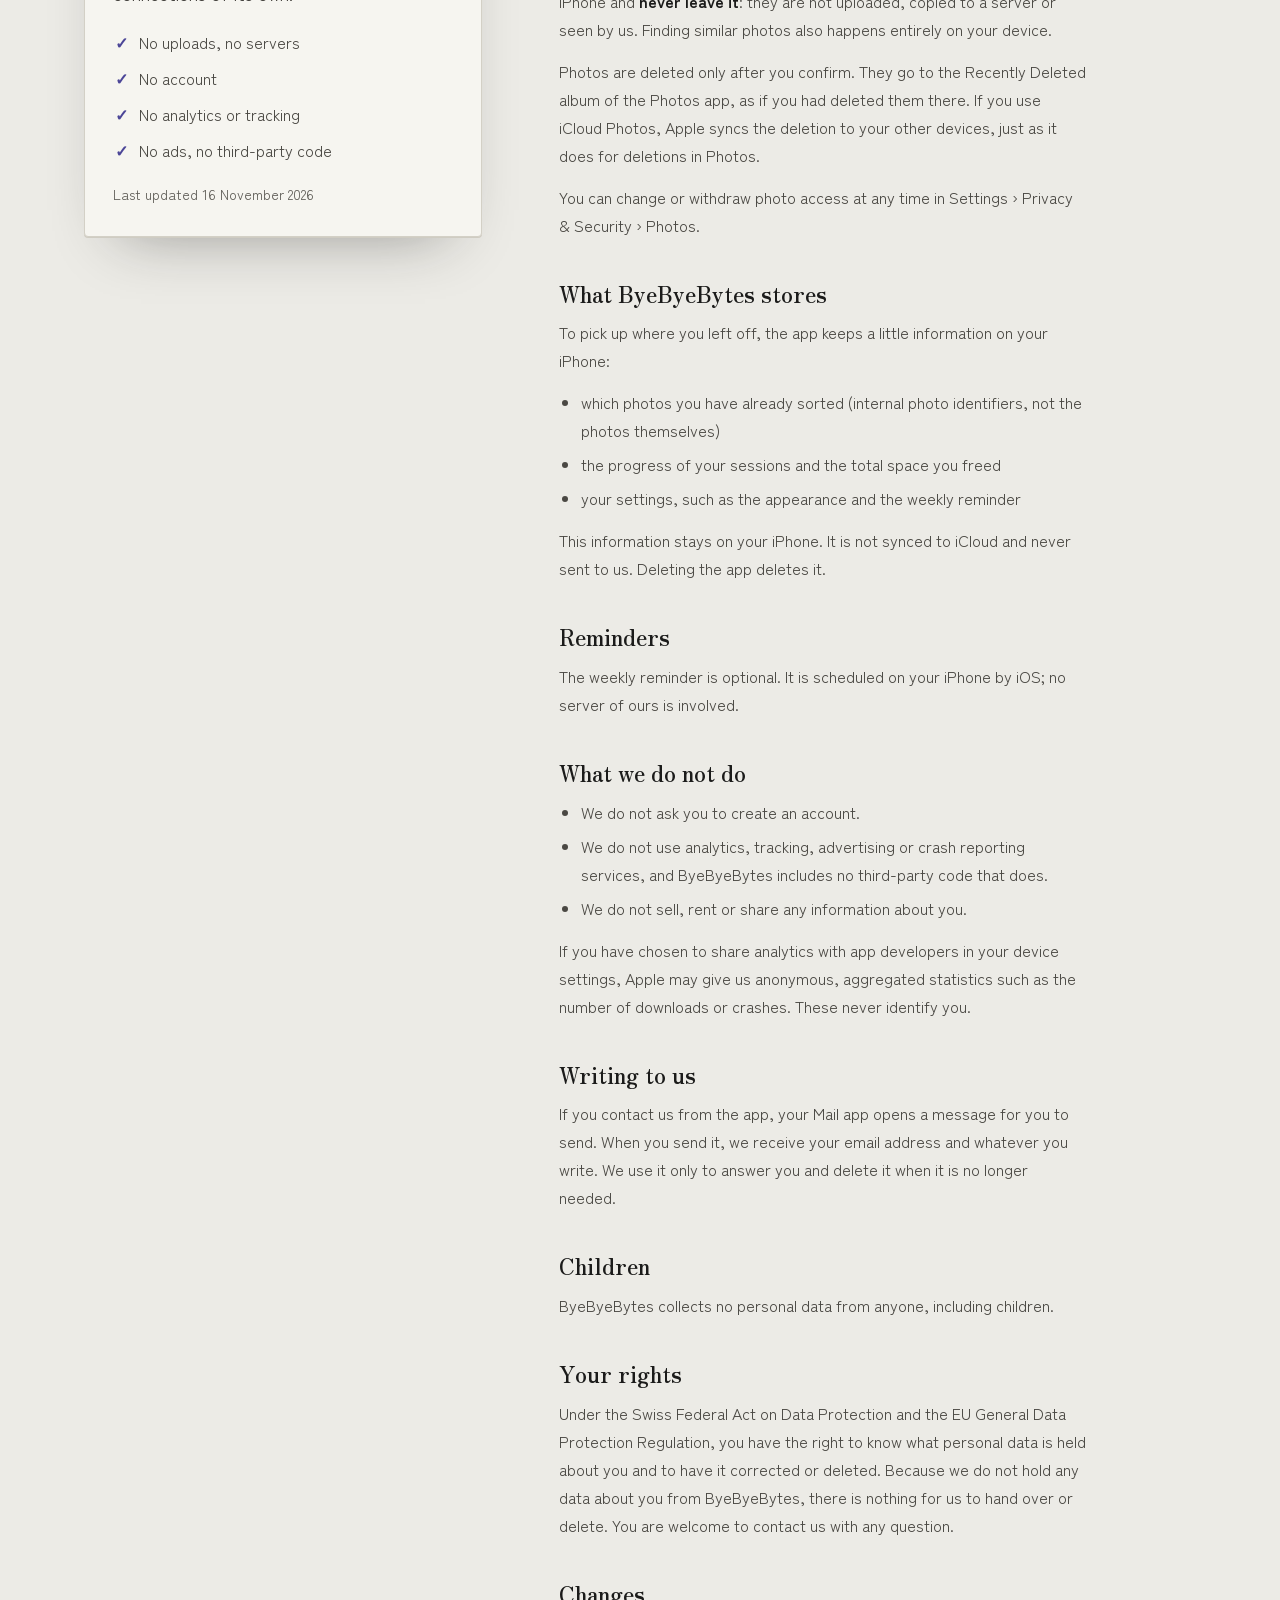
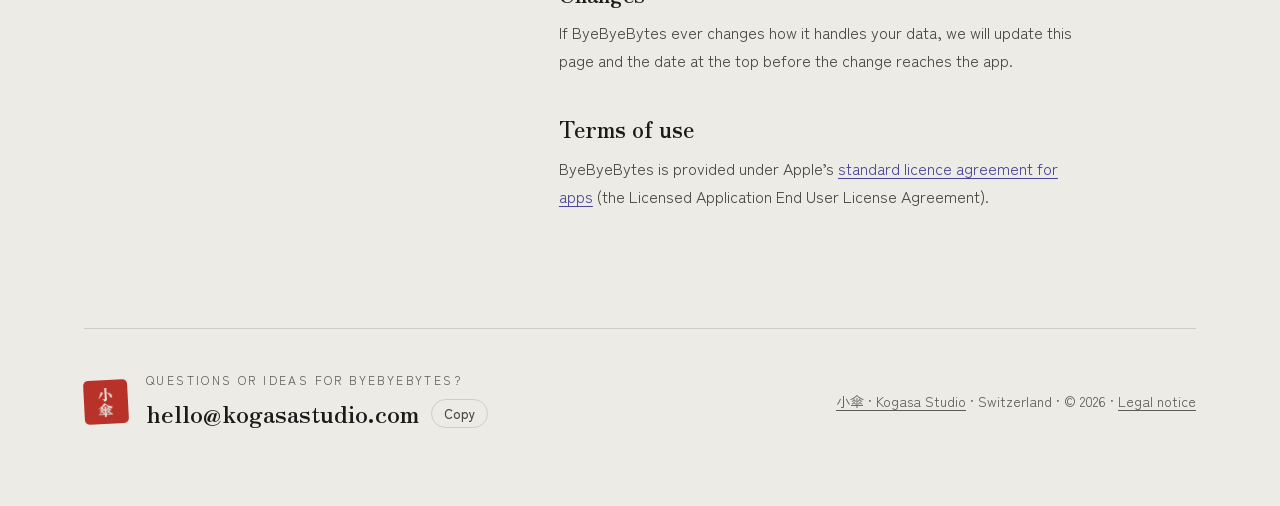
<file: byebyebytes/index.html>
<!doctype html>
<html lang="en">
<head>
  <meta charset="utf-8">
  <meta name="viewport" content="width=device-width, initial-scale=1, viewport-fit=cover">
  <title>ByeByeBytes · Kogasa Studio</title>
  <meta name="description" content="ByeByeBytes tidies up your iPhone camera roll with a simple swipe. Your photos never leave your iPhone, and nothing is collected.">
  <meta name="theme-color" content="#ECEBE6">
  <meta property="og:title" content="ByeByeBytes · Kogasa Studio">
  <meta property="og:description" content="Swipe left to delete, right to keep. Tidy up your camera roll, entirely on your iPhone.">
  <meta property="og:type" content="website">
  <link rel="icon" href="../assets/favicon.svg" type="image/svg+xml">
  <link rel="preload" href="../assets/fonts/zen-old-mincho-900.woff2" as="font" type="font/woff2" crossorigin>
  <link rel="preload" href="../assets/fonts/zen-kaku-gothic-new-400.woff2" as="font" type="font/woff2" crossorigin>
  <link rel="stylesheet" href="../styles.css">
  <script>document.documentElement.classList.add("js");</script>
  <script src="../main.js" defer></script>
</head>
<body class="app-page" style="--accent: #4B4597; --hue: #6A63B8">
  <svg class="defs" width="0" height="0" aria-hidden="true" focusable="false">
    <filter id="hanko" x="-5%" y="-5%" width="110%" height="110%" color-interpolation-filters="sRGB">
      <feTurbulence type="fractalNoise" baseFrequency="0.85" numOctaves="2" seed="3" result="grain"/>
      <feColorMatrix in="grain" type="matrix" values="0 0 0 0 0  0 0 0 0 0  0 0 0 0 0  0 0 0 -2.4 1.55" result="speck"/>
      <feComposite in="SourceGraphic" in2="speck" operator="in" result="worn"/>
      <feTurbulence type="fractalNoise" baseFrequency="0.035" numOctaves="2" seed="11" result="blotch"/>
      <feColorMatrix in="blotch" type="matrix" values="0 0 0 0 0  0 0 0 0 0  0 0 0 0 0  0 0 0 1.3 0.2" result="density"/>
      <feComposite in="worn" in2="density" operator="in" result="inked"/>
      <feTurbulence type="turbulence" baseFrequency="0.06" numOctaves="2" seed="7" result="warp"/>
      <feDisplacementMap in="inked" in2="warp" scale="3.5" xChannelSelector="R" yChannelSelector="G"/>
    </filter>
    <filter id="bleed" x="-20%" y="-20%" width="140%" height="140%">
      <feTurbulence type="fractalNoise" baseFrequency="0.045" numOctaves="3" seed="5" result="warp"/>
      <feDisplacementMap in="SourceGraphic" in2="warp" scale="16" xChannelSelector="R" yChannelSelector="G" result="edge"/>
      <feGaussianBlur in="edge" stdDeviation="1.6"/>
    </filter>
  </svg>
  <a class="skip" href="#privacy">Skip to the privacy policy</a>

  <div class="content">
    <header class="appbar">
      <a class="wordmark" href="../"><span class="seal seal--sm" aria-hidden="true">小傘</span>Kogasa Studio</a>
      <nav class="nav" aria-label="Main">
        <a href="../#apps">Apps</a>
        <a href="#features">Features</a>
        <a href="#privacy">Privacy</a>
        <a href="#contact">Contact</a>
      </nav>
    </header>

    <main>
      <article class="chapter chapter--app" aria-labelledby="app-title">
        <figure class="sheet" style="--hue: #6A63B8; --tilt: 1.3deg">
          <div class="page" aria-hidden="true">
            <svg class="page__wash" viewBox="0 0 110 160" preserveAspectRatio="none">
              <g filter="url(#bleed)">
                <ellipse cx="58" cy="96" rx="40" ry="44"/>
                <ellipse cx="34" cy="34" rx="22" ry="18"/>
              </g>
            </svg>
            <span class="page__title page__title--long">バイバイバイツ</span>
            <span class="stamp" style="--r: 3deg; --top: 42%; --stamp: #4B4597"><svg class="seal-svg" viewBox="0 0 100 100"><g filter="url(#hanko)"><rect x="3" y="3" width="94" height="94" rx="5" fill="currentColor"/><text x="50" y="54" text-anchor="middle" dominant-baseline="central" font-size="68" fill="#F6F5F0">掃</text></g></svg></span>
            <span class="stamp stamp--mark" style="--r: -6deg; --top: 80%; --left: 30%; --delay: .35s"><svg class="seal-svg" viewBox="0 0 100 100"><g filter="url(#hanko)" fill="currentColor"><circle cx="50" cy="50" r="44" fill="none" stroke="currentColor" stroke-width="7"/><text x="50" y="33" text-anchor="middle" dominant-baseline="central" font-size="30">小</text><text x="50" y="66" text-anchor="middle" dominant-baseline="central" font-size="30">傘</text></g></svg></span>
            <span class="page__date page__date--top">令和七年</span>
          </div>
        </figure>
        <div class="chapter__text">
          <p class="eyebrow"><span class="chapter__num" lang="ja">掃</span> sō · to sweep</p>
          <div class="chapter__name">
            <img src="../assets/byebyebytes-icon.png" alt="" width="64" height="64">
            <div>
              <h1 id="app-title">ByeByeBytes</h1>
              <p class="chapter__kind">Photo library cleaner</p>
            </div>
          </div>
          <p class="chapter__pitch">Tidy up your camera roll with a simple swipe: left to delete, right to keep. A few minutes at a time, and you see how much space you got back. Everything happens on your iPhone.</p>
          <p class="chapter__platforms">iPhone · Free</p>
          <div class="chapter__actions">
            <a class="store-badge" href="https://apps.apple.com/app/id6748582532">
              <svg viewBox="0 0 24 24" width="22" height="22" aria-hidden="true"><path fill="currentColor" d="M16.37 12.62c-.03-2.6 2.13-3.86 2.22-3.92-1.21-1.77-3.09-2.01-3.76-2.04-1.6-.16-3.12.94-3.94.94-.81 0-2.06-.92-3.39-.89-1.74.03-3.35 1.01-4.25 2.57-1.81 3.14-.46 7.79 1.3 10.34.86 1.24 1.89 2.64 3.23 2.59 1.3-.05 1.79-.84 3.36-.84 1.56 0 2.01.84 3.38.81 1.4-.02 2.28-1.27 3.13-2.52.99-1.44 1.39-2.84 1.42-2.91-.03-.01-2.72-1.04-2.75-4.13zM13.79 4.98c.71-.86 1.19-2.06 1.06-3.25-1.02.04-2.26.68-3 1.54-.66.76-1.23 1.98-1.08 3.15 1.14.09 2.3-.58 3.02-1.44z"/></svg>
              <span><small>Download on the</small>App Store</span>
            </a>
          </div>
        </div>
        <div class="chapter__phones" aria-label="ByeByeBytes screenshots">
          <figure class="phone phone--left"><img src="../assets/byebyebytes/home.jpg" alt="The home screen: storage saved at the top, then Screenshots, Recent Photos, Photos by Day, Daily Memories and Weekly Purge" width="660" height="1434"></figure>
          <figure class="phone phone--center"><img src="../assets/byebyebytes/swipe.jpg" alt="Swiping through recent photos, one waterfall photo at a time, with undo, delete and keep buttons" width="660" height="1434"></figure>
          <figure class="phone phone--right"><img src="../assets/byebyebytes/review.jpg" alt="Confirming the deletion of three selected photos, which will free up 3.6 MB" width="660" height="1434"></figure>
        </div>
      </article>

      <section id="features" class="app-section" aria-labelledby="features-title">
        <div class="section-head">
          <div>
            <p class="eyebrow">What it does</p>
            <h2 id="features-title">Room for new memories</h2>
          </div>
          <p class="section-head__text">Thousands of photos are too many to sort in one go. ByeByeBytes breaks the job into small sessions you can finish over a coffee.</p>
        </div>
        <ul class="features">
          <li class="feature">
            <h3>Swipe to sort</h3>
            <p>One photo at a time: swipe left to delete, right to keep. Changed your mind? Undo the last swipe.</p>
          </li>
          <li class="feature">
            <h3>Pick a pile</h3>
            <p>Screenshots, recent photos, a random batch, a single day, or the photos you took on this day last year.</p>
          </li>
          <li class="feature">
            <h3>Similar photos</h3>
            <p>Finds bursts and near-duplicates on your iPhone, so you can keep the best shot and let the rest go.</p>
          </li>
          <li class="feature">
            <h3>Nothing lost by accident</h3>
            <p>You review every photo before it is deleted, and deleted photos go to Recently Deleted in Photos, where you can recover them for 30 days.</p>
          </li>
          <li class="feature">
            <h3>A weekly purge</h3>
            <p>Once a week, go through last week’s photos. An optional reminder on the day and at the time you choose.</p>
          </li>
          <li class="feature">
            <h3>See what you saved</h3>
            <p>Each session shows the space you freed, and the home screen keeps the total. Photos you already sorted do not come back.</p>
          </li>
        </ul>
      </section>

      <section id="privacy" class="app-section policy" aria-labelledby="privacy-title">
        <aside class="policy__summary">
          <p class="eyebrow">Privacy policy</p>
          <h2 id="privacy-title">Your photos stay on your iPhone</h2>
          <p>We do not collect any data in ByeByeBytes. The app works entirely on your device and makes no internet connections of its own.</p>
          <ul>
            <li>No uploads, no servers</li>
            <li>No account</li>
            <li>No analytics or tracking</li>
            <li>No ads, no third-party code</li>
          </ul>
          <p class="policy__updated">Last updated 16 November 2026</p>
        </aside>

        <div class="policy__body">
          <h3>Who we are</h3>
          <p>ByeByeBytes is made by Kogasa Studio, an independent app studio in Switzerland. This policy explains what happens to your information when you use ByeByeBytes. Who is responsible is in our <a href="../legal/">legal notice</a>. If you have a question, write to us at <a href="mailto:hello@kogasastudio.com">hello@kogasastudio.com</a>.</p>

          <h3>Access to your photos</h3>
          <p>ByeByeBytes asks for access to your photo library so it can show you your photos and delete the ones you choose. Your photos are read on your iPhone and <strong>never leave it</strong>: they are not uploaded, copied to a server or seen by us. Finding similar photos also happens entirely on your device.</p>
          <p>Photos are deleted only after you confirm. They go to the Recently Deleted album of the Photos app, as if you had deleted them there. If you use iCloud Photos, Apple syncs the deletion to your other devices, just as it does for deletions in Photos.</p>
          <p>You can change or withdraw photo access at any time in Settings › Privacy &amp; Security › Photos.</p>

          <h3>What ByeByeBytes stores</h3>
          <p>To pick up where you left off, the app keeps a little information on your iPhone:</p>
          <ul>
            <li>which photos you have already sorted (internal photo identifiers, not the photos themselves)</li>
            <li>the progress of your sessions and the total space you freed</li>
            <li>your settings, such as the appearance and the weekly reminder</li>
          </ul>
          <p>This information stays on your iPhone. It is not synced to iCloud and never sent to us. Deleting the app deletes it.</p>

          <h3>Reminders</h3>
          <p>The weekly reminder is optional. It is scheduled on your iPhone by iOS; no server of ours is involved.</p>

          <h3>What we do not do</h3>
          <ul>
            <li>We do not ask you to create an account.</li>
            <li>We do not use analytics, tracking, advertising or crash reporting services, and ByeByeBytes includes no third-party code that does.</li>
            <li>We do not sell, rent or share any information about you.</li>
          </ul>
          <p>If you have chosen to share analytics with app developers in your device settings, Apple may give us anonymous, aggregated statistics such as the number of downloads or crashes. These never identify you.</p>

          <h3>Writing to us</h3>
          <p>If you contact us from the app, your Mail app opens a message for you to send. When you send it, we receive your email address and whatever you write. We use it only to answer you and delete it when it is no longer needed.</p>

          <h3>Children</h3>
          <p>ByeByeBytes collects no personal data from anyone, including children.</p>

          <h3>Your rights</h3>
          <p>Under the Swiss Federal Act on Data Protection and the EU General Data Protection Regulation, you have the right to know what personal data is held about you and to have it corrected or deleted. Because we do not hold any data about you from ByeByeBytes, there is nothing for us to hand over or delete. You are welcome to contact us with any question.</p>

          <h3>Changes</h3>
          <p>If ByeByeBytes ever changes how it handles your data, we will update this page and the date at the top before the change reaches the app.</p>

          <h3 id="terms">Terms of use</h3>
          <p>ByeByeBytes is provided under Apple’s <a href="https://www.apple.com/legal/internet-services/itunes/dev/stdeula/">standard licence agreement for apps</a> (the Licensed Application End User License Agreement).</p>
        </div>
      </section>
    </main>

    <footer id="contact" class="footer">
      <div class="footer__contact">
        <span class="seal seal--md seal--tilt" aria-hidden="true">小傘</span>
        <div>
          <p class="eyebrow">Questions or ideas for ByeByeBytes?</p>
          <p class="email"><span id="email">hello@kogasastudio.com</span> <button class="copy" type="button" data-copy="#email">Copy</button></p>
        </div>
      </div>
      <p class="footer__meta"><a href="../">小傘 · Kogasa Studio</a> · Switzerland · © 2026 · <a href="../legal/">Legal notice</a></p>
    </footer>
  </div>
</body>
</html>
</file>
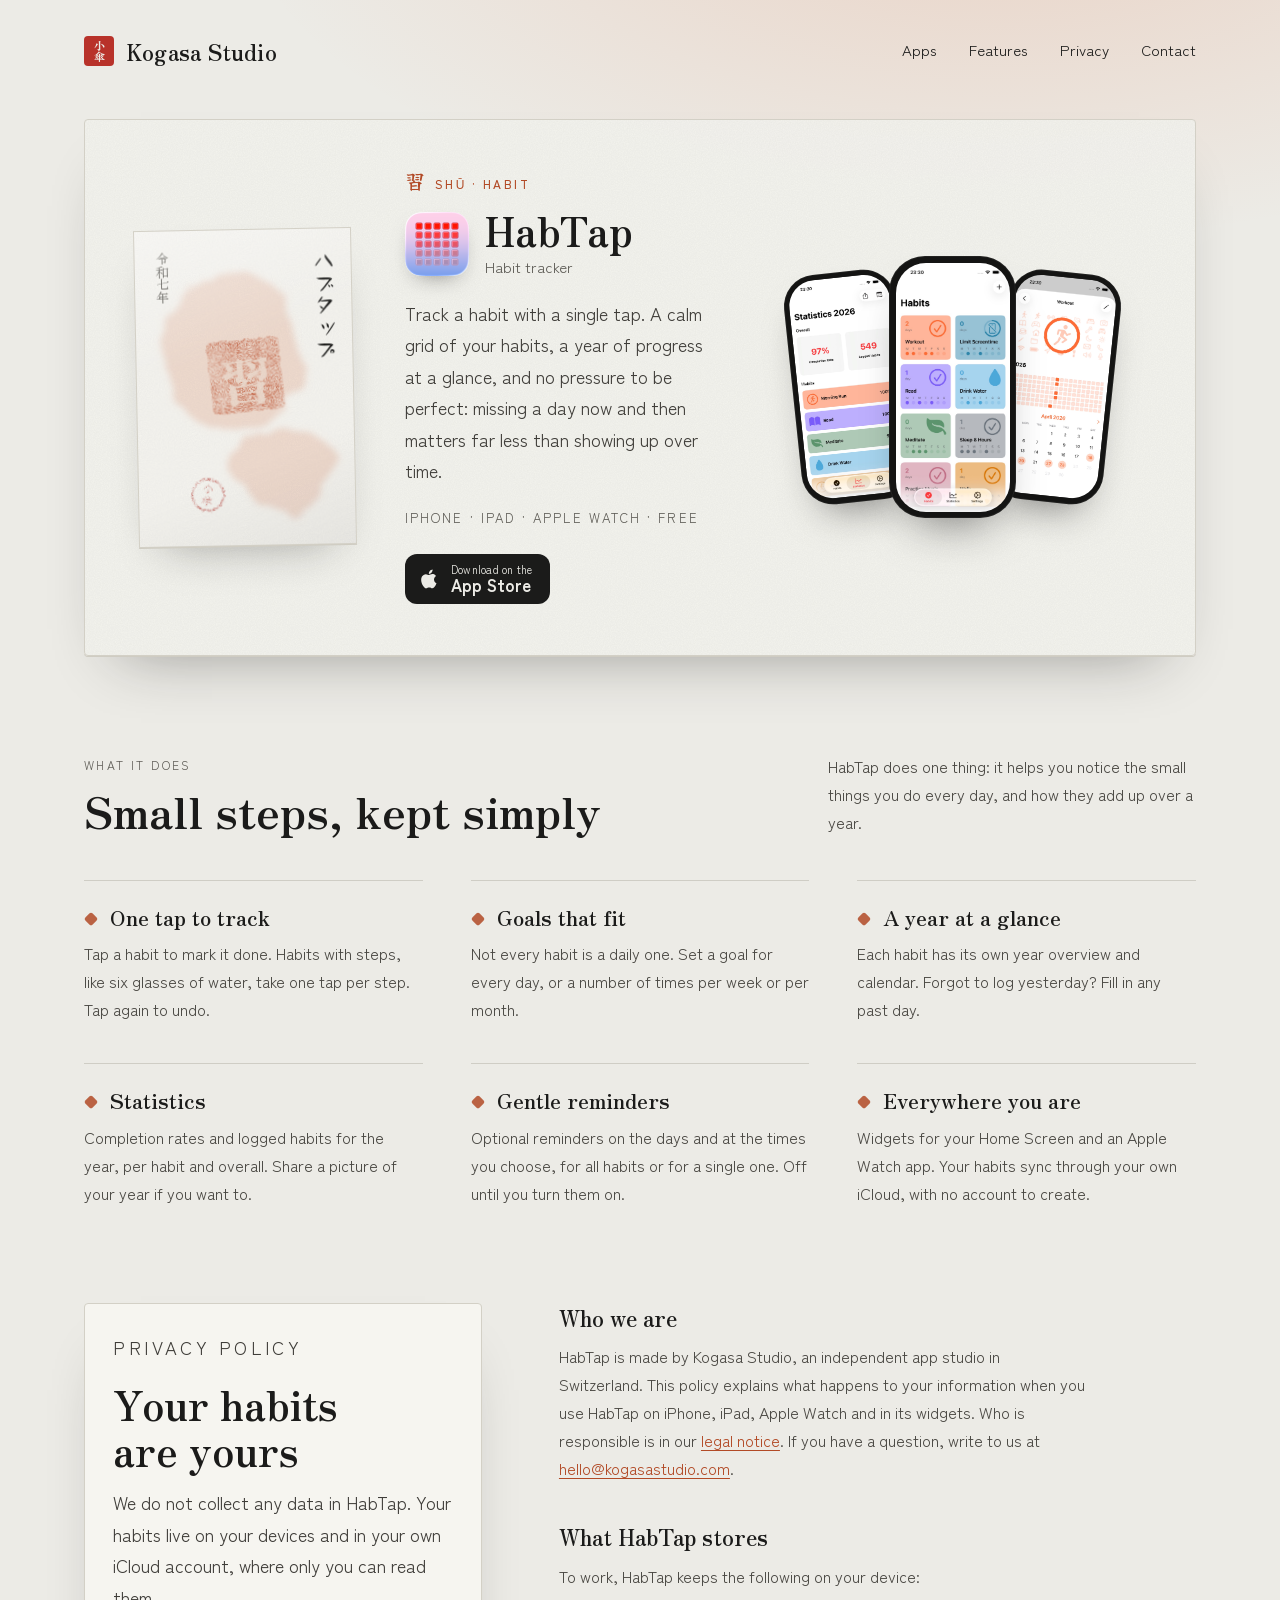
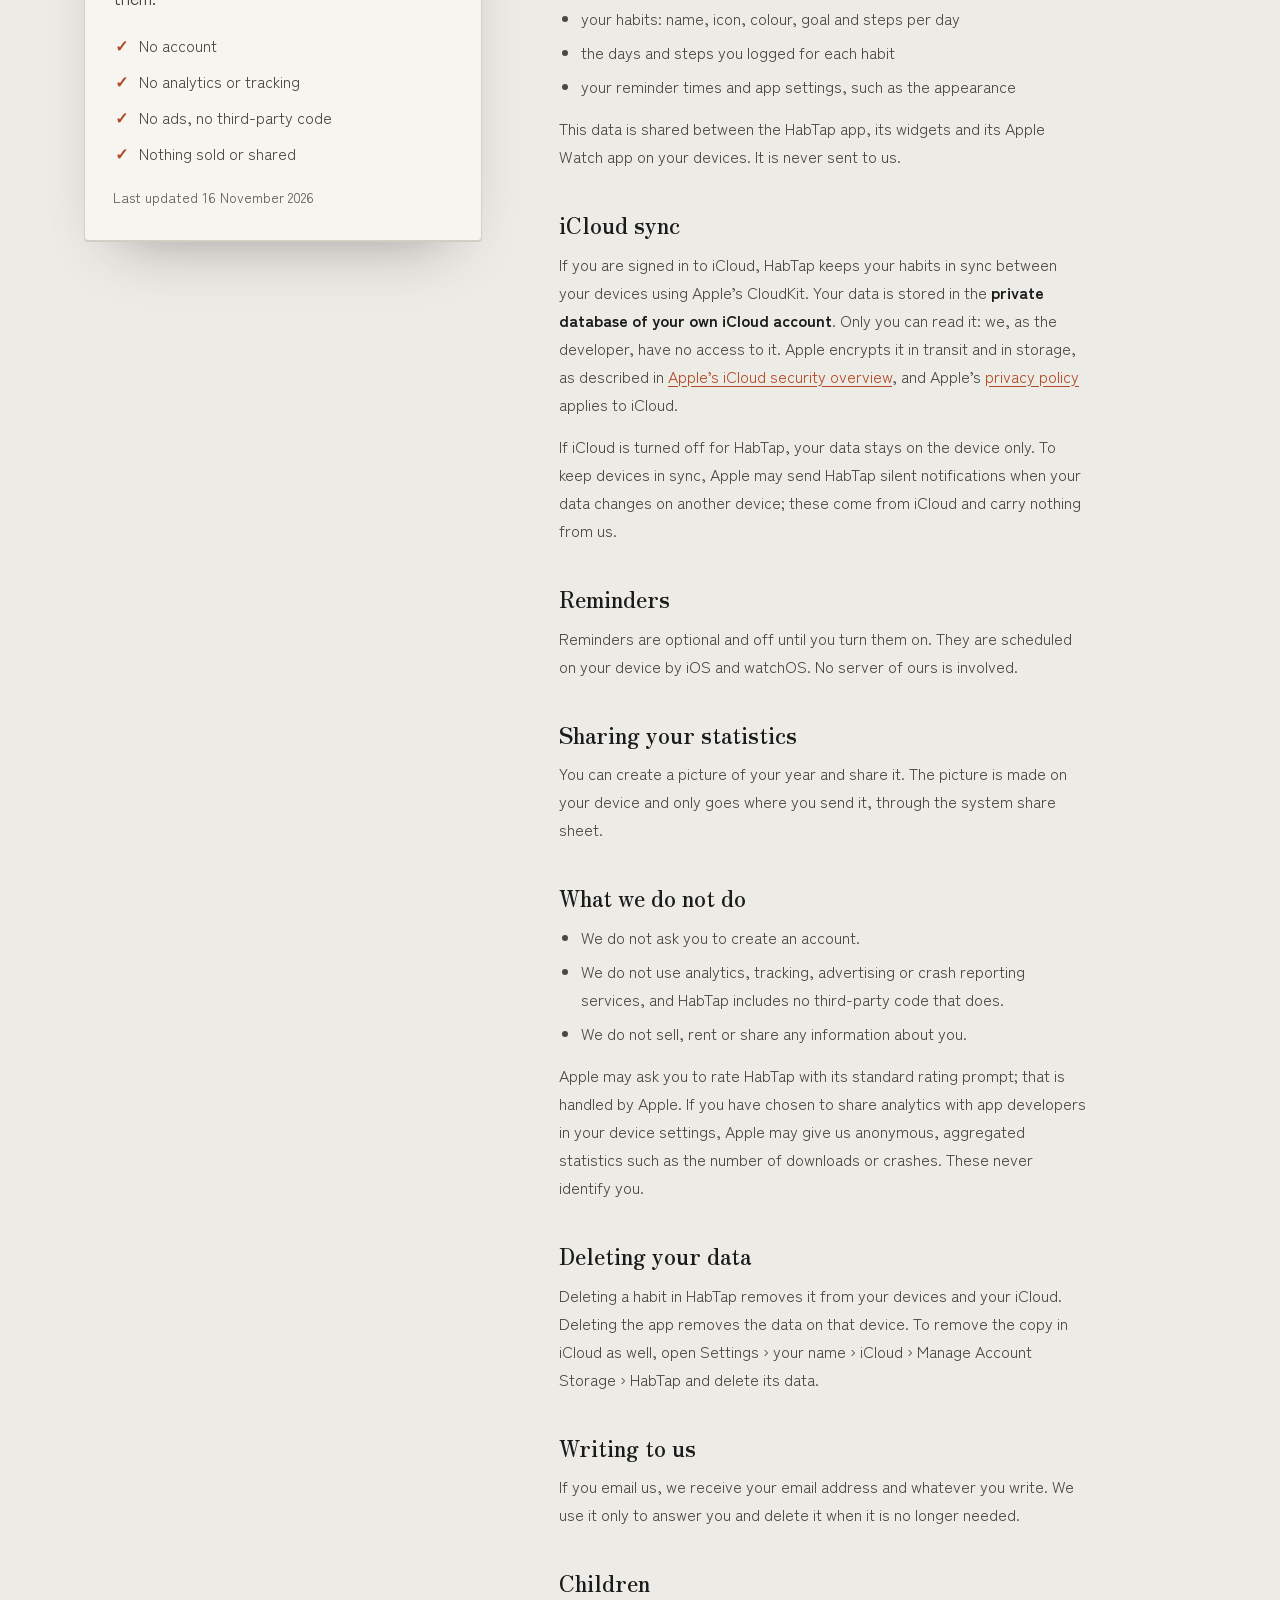
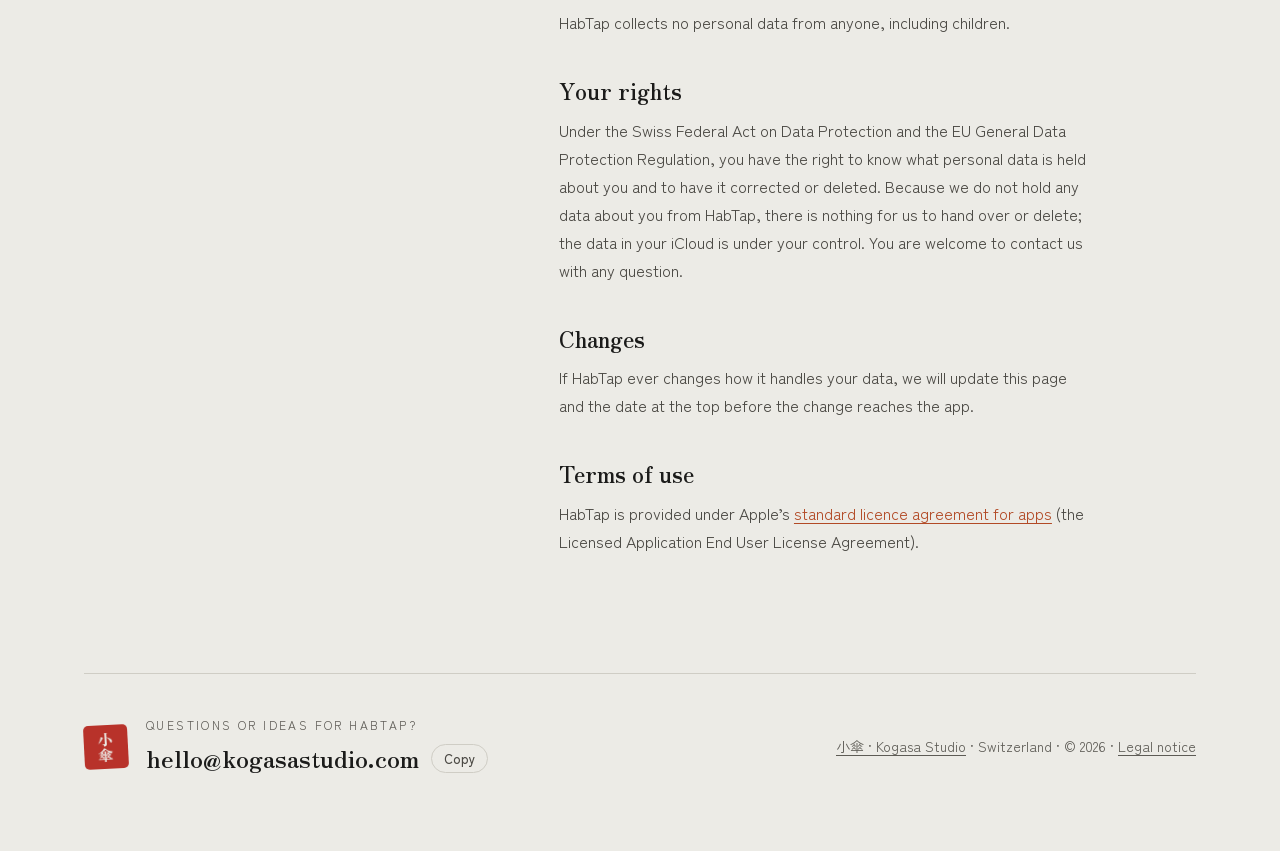
<file: habtap/index.html>
<!doctype html>
<html lang="en">
<head>
  <meta charset="utf-8">
  <meta name="viewport" content="width=device-width, initial-scale=1, viewport-fit=cover">
  <title>HabTap · Kogasa Studio</title>
  <meta name="description" content="HabTap is a calm habit tracker for iPhone, iPad and Apple Watch. Track a habit with a single tap; your data stays in your own iCloud.">
  <meta name="theme-color" content="#ECEBE6">
  <meta property="og:title" content="HabTap · Kogasa Studio">
  <meta property="og:description" content="Track a habit with a single tap. No account, no tracking, synced through your own iCloud.">
  <meta property="og:type" content="website">
  <link rel="icon" href="../assets/favicon.svg" type="image/svg+xml">
  <link rel="preload" href="../assets/fonts/zen-old-mincho-900.woff2" as="font" type="font/woff2" crossorigin>
  <link rel="preload" href="../assets/fonts/zen-kaku-gothic-new-400.woff2" as="font" type="font/woff2" crossorigin>
  <link rel="stylesheet" href="../styles.css">
  <script>document.documentElement.classList.add("js");</script>
  <script src="../main.js" defer></script>
</head>
<body class="app-page" style="--accent: #B24A26; --hue: #E07A4F">
  <svg class="defs" width="0" height="0" aria-hidden="true" focusable="false">
    <filter id="hanko" x="-5%" y="-5%" width="110%" height="110%" color-interpolation-filters="sRGB">
      <feTurbulence type="fractalNoise" baseFrequency="0.85" numOctaves="2" seed="3" result="grain"/>
      <feColorMatrix in="grain" type="matrix" values="0 0 0 0 0  0 0 0 0 0  0 0 0 0 0  0 0 0 -2.4 1.55" result="speck"/>
      <feComposite in="SourceGraphic" in2="speck" operator="in" result="worn"/>
      <feTurbulence type="fractalNoise" baseFrequency="0.035" numOctaves="2" seed="11" result="blotch"/>
      <feColorMatrix in="blotch" type="matrix" values="0 0 0 0 0  0 0 0 0 0  0 0 0 0 0  0 0 0 1.3 0.2" result="density"/>
      <feComposite in="worn" in2="density" operator="in" result="inked"/>
      <feTurbulence type="turbulence" baseFrequency="0.06" numOctaves="2" seed="7" result="warp"/>
      <feDisplacementMap in="inked" in2="warp" scale="3.5" xChannelSelector="R" yChannelSelector="G"/>
    </filter>
    <filter id="bleed" x="-20%" y="-20%" width="140%" height="140%">
      <feTurbulence type="fractalNoise" baseFrequency="0.045" numOctaves="3" seed="5" result="warp"/>
      <feDisplacementMap in="SourceGraphic" in2="warp" scale="16" xChannelSelector="R" yChannelSelector="G" result="edge"/>
      <feGaussianBlur in="edge" stdDeviation="1.6"/>
    </filter>
  </svg>
  <a class="skip" href="#privacy">Skip to the privacy policy</a>

  <div class="content">
    <header class="appbar">
      <a class="wordmark" href="../"><span class="seal seal--sm" aria-hidden="true">小傘</span>Kogasa Studio</a>
      <nav class="nav" aria-label="Main">
        <a href="../#apps">Apps</a>
        <a href="#features">Features</a>
        <a href="#privacy">Privacy</a>
        <a href="#contact">Contact</a>
      </nav>
    </header>

    <main>
      <article class="chapter chapter--app" aria-labelledby="app-title">
        <figure class="sheet" style="--hue: #E07A4F; --tilt: -1.1deg">
          <div class="page" aria-hidden="true">
            <svg class="page__wash" viewBox="0 0 110 160" preserveAspectRatio="none">
              <g filter="url(#bleed)">
                <ellipse cx="48" cy="62" rx="36" ry="40"/>
                <ellipse cx="74" cy="122" rx="26" ry="22"/>
              </g>
            </svg>
            <span class="page__title page__title--long">ハブタップ</span>
            <span class="stamp" style="--r: -5deg; --top: 46%; --stamp: #C8562F"><svg class="seal-svg" viewBox="0 0 100 100"><g filter="url(#hanko)"><rect x="3" y="3" width="94" height="94" rx="5" fill="currentColor"/><text x="50" y="54" text-anchor="middle" dominant-baseline="central" font-size="68" fill="#F6F5F0">習</text></g></svg></span>
            <span class="stamp stamp--mark" style="--r: 7deg; --top: 84%; --left: 32%; --delay: .35s"><svg class="seal-svg" viewBox="0 0 100 100"><g filter="url(#hanko)" fill="currentColor"><circle cx="50" cy="50" r="44" fill="none" stroke="currentColor" stroke-width="7"/><text x="50" y="33" text-anchor="middle" dominant-baseline="central" font-size="30">小</text><text x="50" y="66" text-anchor="middle" dominant-baseline="central" font-size="30">傘</text></g></svg></span>
            <span class="page__date page__date--top">令和七年</span>
          </div>
        </figure>
        <div class="chapter__text">
          <p class="eyebrow"><span class="chapter__num" lang="ja">習</span> shū · habit</p>
          <div class="chapter__name">
            <img src="../assets/habtap-icon.png" alt="" width="64" height="64">
            <div>
              <h1 id="app-title">HabTap</h1>
              <p class="chapter__kind">Habit tracker</p>
            </div>
          </div>
          <p class="chapter__pitch">Track a habit with a single tap. A calm grid of your habits, a year of progress at a glance, and no pressure to be perfect: missing a day now and then matters far less than showing up over time.</p>
          <p class="chapter__platforms">iPhone · iPad · Apple Watch · Free</p>
          <div class="chapter__actions">
            <a class="store-badge" href="https://apps.apple.com/app/id6752837361">
              <svg viewBox="0 0 24 24" width="22" height="22" aria-hidden="true"><path fill="currentColor" d="M16.37 12.62c-.03-2.6 2.13-3.86 2.22-3.92-1.21-1.77-3.09-2.01-3.76-2.04-1.6-.16-3.12.94-3.94.94-.81 0-2.06-.92-3.39-.89-1.74.03-3.35 1.01-4.25 2.57-1.81 3.14-.46 7.79 1.3 10.34.86 1.24 1.89 2.64 3.23 2.59 1.3-.05 1.79-.84 3.36-.84 1.56 0 2.01.84 3.38.81 1.4-.02 2.28-1.27 3.13-2.52.99-1.44 1.39-2.84 1.42-2.91-.03-.01-2.72-1.04-2.75-4.13zM13.79 4.98c.71-.86 1.19-2.06 1.06-3.25-1.02.04-2.26.68-3 1.54-.66.76-1.23 1.98-1.08 3.15 1.14.09 2.3-.58 3.02-1.44z"/></svg>
              <span><small>Download on the</small>App Store</span>
            </a>
          </div>
        </div>
        <div class="chapter__phones" aria-label="HabTap screenshots">
          <figure class="phone phone--left"><img src="../assets/habtap/statistics.jpg" alt="Statistics for 2026: a 97% completion rate and 549 logged habits, with each habit's rate" width="660" height="1434"></figure>
          <figure class="phone phone--center"><img src="../assets/habtap/habits.jpg" alt="The habits grid: coloured cards for Workout, Read, Drink Water, Meditate and more, each with this week's days" width="660" height="1434"></figure>
          <figure class="phone phone--right"><img src="../assets/habtap/habit.jpg" alt="The Workout habit with a year overview and a calendar of the days it was done" width="660" height="1434"></figure>
        </div>
      </article>

      <section id="features" class="app-section" aria-labelledby="features-title">
        <div class="section-head">
          <div>
            <p class="eyebrow">What it does</p>
            <h2 id="features-title">Small steps, kept simply</h2>
          </div>
          <p class="section-head__text">HabTap does one thing: it helps you notice the small things you do every day, and how they add up over a year.</p>
        </div>
        <ul class="features">
          <li class="feature">
            <h3>One tap to track</h3>
            <p>Tap a habit to mark it done. Habits with steps, like six glasses of water, take one tap per step. Tap again to undo.</p>
          </li>
          <li class="feature">
            <h3>Goals that fit</h3>
            <p>Not every habit is a daily one. Set a goal for every day, or a number of times per week or per month.</p>
          </li>
          <li class="feature">
            <h3>A year at a glance</h3>
            <p>Each habit has its own year overview and calendar. Forgot to log yesterday? Fill in any past day.</p>
          </li>
          <li class="feature">
            <h3>Statistics</h3>
            <p>Completion rates and logged habits for the year, per habit and overall. Share a picture of your year if you want to.</p>
          </li>
          <li class="feature">
            <h3>Gentle reminders</h3>
            <p>Optional reminders on the days and at the times you choose, for all habits or for a single one. Off until you turn them on.</p>
          </li>
          <li class="feature">
            <h3>Everywhere you are</h3>
            <p>Widgets for your Home Screen and an Apple Watch app. Your habits sync through your own iCloud, with no account to create.</p>
          </li>
        </ul>
      </section>

      <section id="privacy" class="app-section policy" aria-labelledby="privacy-title">
        <aside class="policy__summary">
          <p class="eyebrow">Privacy policy</p>
          <h2 id="privacy-title">Your habits are yours</h2>
          <p>We do not collect any data in HabTap. Your habits live on your devices and in your own iCloud account, where only you can read them.</p>
          <ul>
            <li>No account</li>
            <li>No analytics or tracking</li>
            <li>No ads, no third-party code</li>
            <li>Nothing sold or shared</li>
          </ul>
          <p class="policy__updated">Last updated 16 November 2026</p>
        </aside>

        <div class="policy__body">
          <h3>Who we are</h3>
          <p>HabTap is made by Kogasa Studio, an independent app studio in Switzerland. This policy explains what happens to your information when you use HabTap on iPhone, iPad, Apple Watch and in its widgets. Who is responsible is in our <a href="../legal/">legal notice</a>. If you have a question, write to us at <a href="mailto:hello@kogasastudio.com">hello@kogasastudio.com</a>.</p>

          <h3>What HabTap stores</h3>
          <p>To work, HabTap keeps the following on your device:</p>
          <ul>
            <li>your habits: name, icon, colour, goal and steps per day</li>
            <li>the days and steps you logged for each habit</li>
            <li>your reminder times and app settings, such as the appearance</li>
          </ul>
          <p>This data is shared between the HabTap app, its widgets and its Apple Watch app on your devices. It is never sent to us.</p>

          <h3>iCloud sync</h3>
          <p>If you are signed in to iCloud, HabTap keeps your habits in sync between your devices using Apple’s CloudKit. Your data is stored in the <strong>private database of your own iCloud account</strong>. Only you can read it: we, as the developer, have no access to it. Apple encrypts it in transit and in storage, as described in <a href="https://support.apple.com/en-us/102651">Apple’s iCloud security overview</a>, and Apple’s <a href="https://www.apple.com/legal/privacy/">privacy policy</a> applies to iCloud.</p>
          <p>If iCloud is turned off for HabTap, your data stays on the device only. To keep devices in sync, Apple may send HabTap silent notifications when your data changes on another device; these come from iCloud and carry nothing from us.</p>

          <h3>Reminders</h3>
          <p>Reminders are optional and off until you turn them on. They are scheduled on your device by iOS and watchOS. No server of ours is involved.</p>

          <h3>Sharing your statistics</h3>
          <p>You can create a picture of your year and share it. The picture is made on your device and only goes where you send it, through the system share sheet.</p>

          <h3>What we do not do</h3>
          <ul>
            <li>We do not ask you to create an account.</li>
            <li>We do not use analytics, tracking, advertising or crash reporting services, and HabTap includes no third-party code that does.</li>
            <li>We do not sell, rent or share any information about you.</li>
          </ul>
          <p>Apple may ask you to rate HabTap with its standard rating prompt; that is handled by Apple. If you have chosen to share analytics with app developers in your device settings, Apple may give us anonymous, aggregated statistics such as the number of downloads or crashes. These never identify you.</p>

          <h3>Deleting your data</h3>
          <p>Deleting a habit in HabTap removes it from your devices and your iCloud. Deleting the app removes the data on that device. To remove the copy in iCloud as well, open Settings › your name › iCloud › Manage Account Storage › HabTap and delete its data.</p>

          <h3>Writing to us</h3>
          <p>If you email us, we receive your email address and whatever you write. We use it only to answer you and delete it when it is no longer needed.</p>

          <h3>Children</h3>
          <p>HabTap collects no personal data from anyone, including children.</p>

          <h3>Your rights</h3>
          <p>Under the Swiss Federal Act on Data Protection and the EU General Data Protection Regulation, you have the right to know what personal data is held about you and to have it corrected or deleted. Because we do not hold any data about you from HabTap, there is nothing for us to hand over or delete; the data in your iCloud is under your control. You are welcome to contact us with any question.</p>

          <h3>Changes</h3>
          <p>If HabTap ever changes how it handles your data, we will update this page and the date at the top before the change reaches the app.</p>

          <h3 id="terms">Terms of use</h3>
          <p>HabTap is provided under Apple’s <a href="https://www.apple.com/legal/internet-services/itunes/dev/stdeula/">standard licence agreement for apps</a> (the Licensed Application End User License Agreement).</p>
        </div>
      </section>
    </main>

    <footer id="contact" class="footer">
      <div class="footer__contact">
        <span class="seal seal--md seal--tilt" aria-hidden="true">小傘</span>
        <div>
          <p class="eyebrow">Questions or ideas for HabTap?</p>
          <p class="email"><span id="email">hello@kogasastudio.com</span> <button class="copy" type="button" data-copy="#email">Copy</button></p>
        </div>
      </div>
      <p class="footer__meta"><a href="../">小傘 · Kogasa Studio</a> · Switzerland · © 2026 · <a href="../legal/">Legal notice</a></p>
    </footer>
  </div>
</body>
</html>
</file>
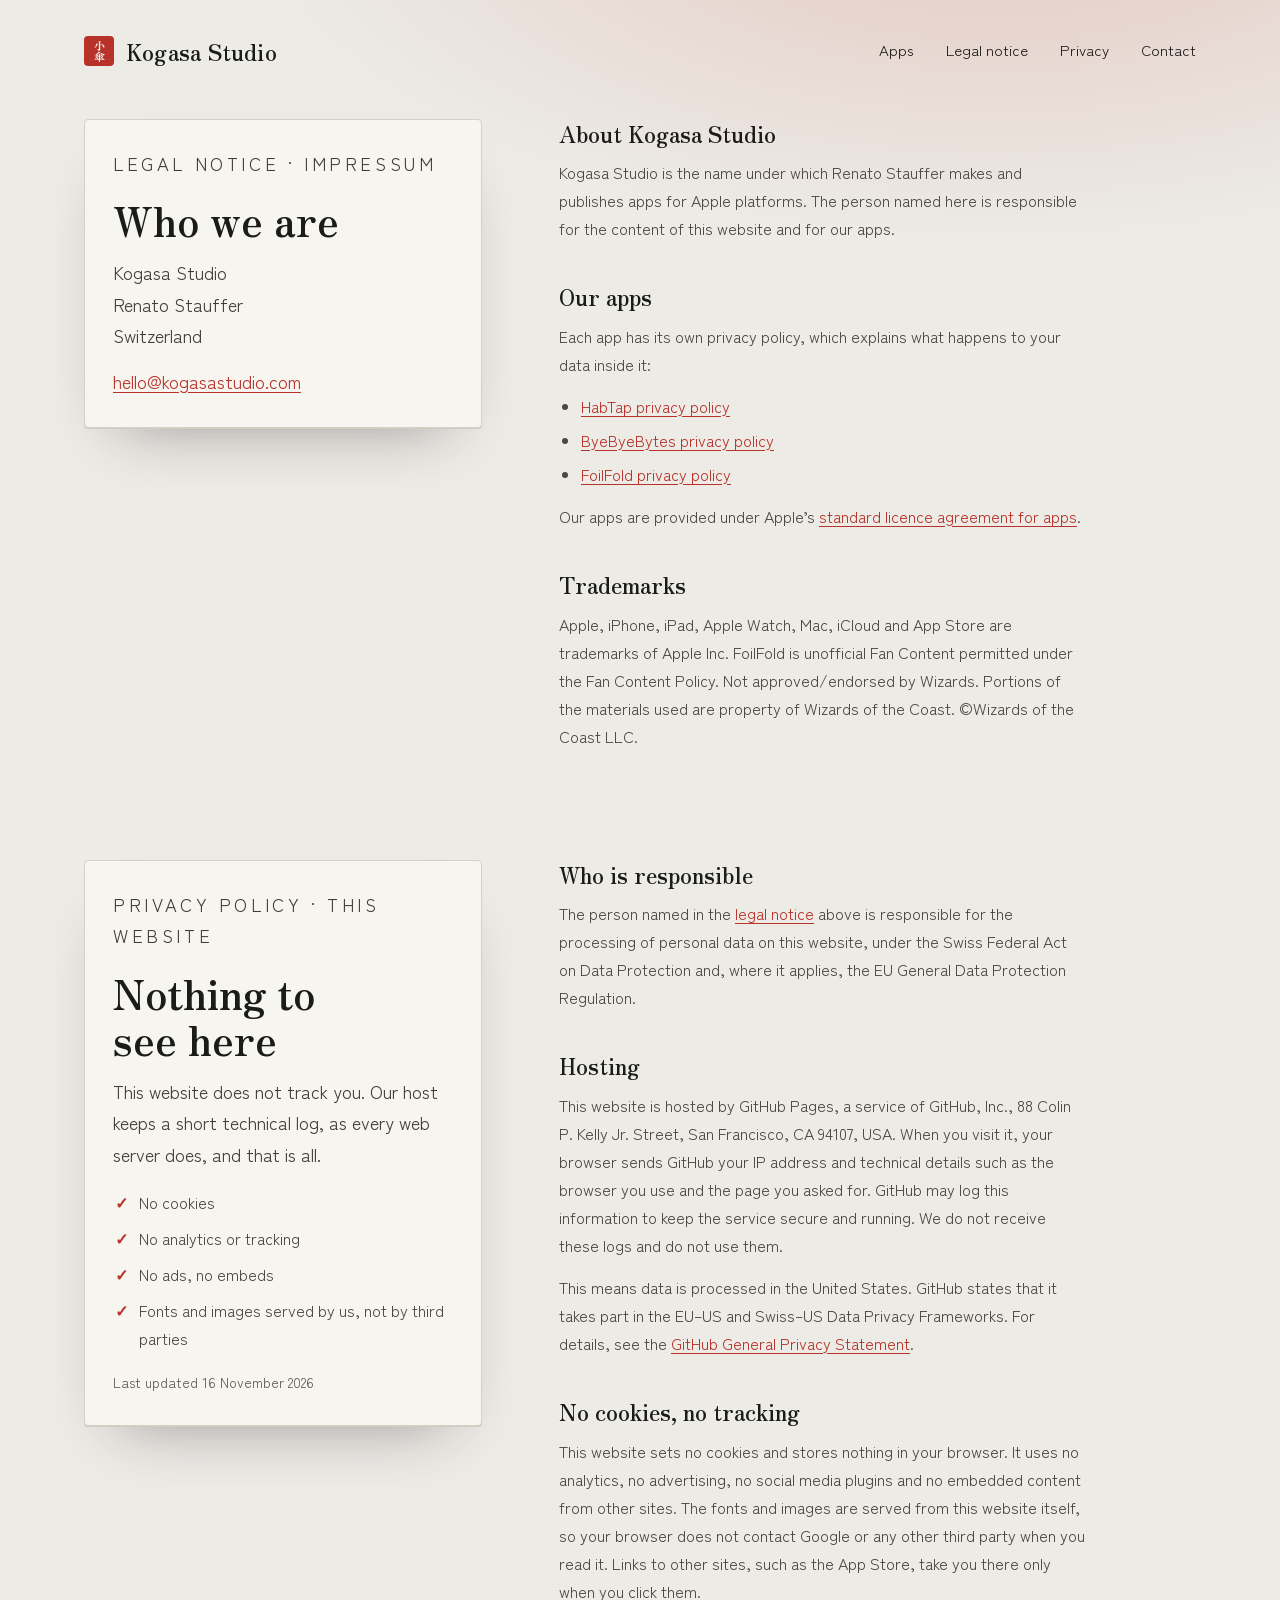
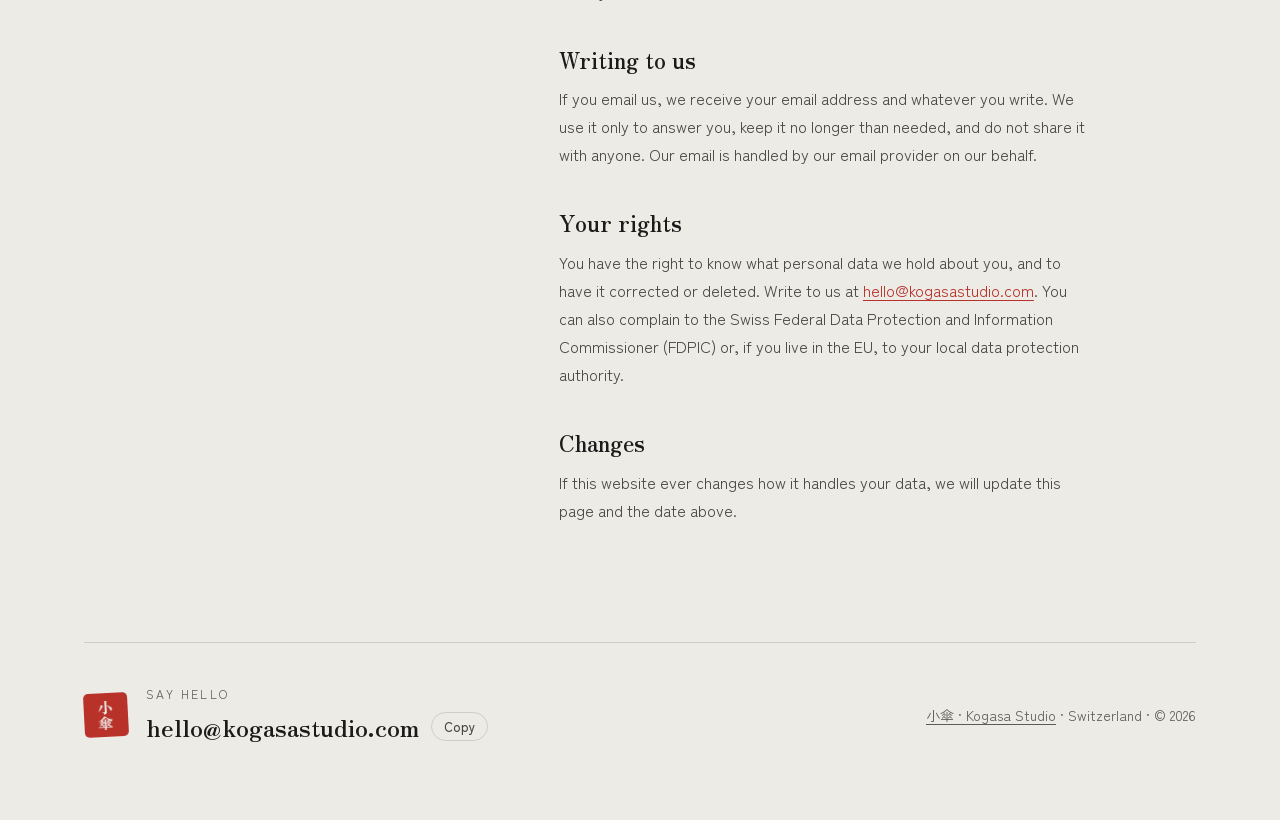
<file: legal/index.html>
<!doctype html>
<html lang="en">
<head>
  <meta charset="utf-8">
  <meta name="viewport" content="width=device-width, initial-scale=1, viewport-fit=cover">
  <title>Legal notice · Kogasa Studio</title>
  <meta name="description" content="Who is behind Kogasa Studio, how to reach us, and what this website does with your data.">
  <meta name="theme-color" content="#ECEBE6">
  <link rel="icon" href="../assets/favicon.svg" type="image/svg+xml">
  <link rel="preload" href="../assets/fonts/zen-old-mincho-900.woff2" as="font" type="font/woff2" crossorigin>
  <link rel="preload" href="../assets/fonts/zen-kaku-gothic-new-400.woff2" as="font" type="font/woff2" crossorigin>
  <link rel="stylesheet" href="../styles.css">
  <script>document.documentElement.classList.add("js");</script>
  <script src="../main.js" defer></script>
</head>
<body class="app-page" style="--accent: #B8322A; --hue: #C8463A">
  <a class="skip" href="#privacy">Skip to the privacy policy</a>

  <div class="content">
    <header class="appbar">
      <a class="wordmark" href="../"><span class="seal seal--sm" aria-hidden="true">小傘</span>Kogasa Studio</a>
      <nav class="nav" aria-label="Main">
        <a href="../#apps">Apps</a>
        <a href="#notice">Legal notice</a>
        <a href="#privacy">Privacy</a>
        <a href="#contact">Contact</a>
      </nav>
    </header>

    <main>
      <section id="notice" class="policy" aria-labelledby="notice-title">
        <aside class="policy__summary">
          <p class="eyebrow">Legal notice · Impressum</p>
          <h1 id="notice-title">Who we are</h1>
          <address class="legal-address">
            Kogasa Studio<br>
            Renato Stauffer<br>
            Switzerland
          </address>
          <p class="legal-contact"><a href="mailto:hello@kogasastudio.com">hello@kogasastudio.com</a></p>
        </aside>

        <div class="policy__body">
          <h3>About Kogasa Studio</h3>
          <p>Kogasa Studio is the name under which Renato Stauffer makes and publishes apps for Apple platforms. The person named here is responsible for the content of this website and for our apps.</p>

          <h3>Our apps</h3>
          <p>Each app has its own privacy policy, which explains what happens to your data inside it:</p>
          <ul>
            <li><a href="../habtap/#privacy">HabTap privacy policy</a></li>
            <li><a href="../byebyebytes/#privacy">ByeByeBytes privacy policy</a></li>
            <li><a href="https://foilfold.com/privacy.html">FoilFold privacy policy</a></li>
          </ul>
          <p>Our apps are provided under Apple’s <a href="https://www.apple.com/legal/internet-services/itunes/dev/stdeula/">standard licence agreement for apps</a>.</p>

          <h3>Trademarks</h3>
          <p>Apple, iPhone, iPad, Apple Watch, Mac, iCloud and App Store are trademarks of Apple Inc. FoilFold is unofficial Fan Content permitted under the Fan Content Policy. Not approved/endorsed by Wizards. Portions of the materials used are property of Wizards of the Coast. ©Wizards of the Coast LLC.</p>
        </div>
      </section>

      <section id="privacy" class="app-section policy" aria-labelledby="privacy-title">
        <aside class="policy__summary">
          <p class="eyebrow">Privacy policy · this website</p>
          <h2 id="privacy-title">Nothing to see here</h2>
          <p>This website does not track you. Our host keeps a short technical log, as every web server does, and that is all.</p>
          <ul>
            <li>No cookies</li>
            <li>No analytics or tracking</li>
            <li>No ads, no embeds</li>
            <li>Fonts and images served by us, not by third parties</li>
          </ul>
          <p class="policy__updated">Last updated 16 November 2026</p>
        </aside>

        <div class="policy__body">
          <h3>Who is responsible</h3>
          <p>The person named in the <a href="#notice">legal notice</a> above is responsible for the processing of personal data on this website, under the Swiss Federal Act on Data Protection and, where it applies, the EU General Data Protection Regulation.</p>

          <h3>Hosting</h3>
          <p>This website is hosted by GitHub Pages, a service of GitHub, Inc., 88 Colin P. Kelly Jr. Street, San Francisco, CA 94107, USA. When you visit it, your browser sends GitHub your IP address and technical details such as the browser you use and the page you asked for. GitHub may log this information to keep the service secure and running. We do not receive these logs and do not use them.</p>
          <p>This means data is processed in the United States. GitHub states that it takes part in the EU–US and Swiss–US Data Privacy Frameworks. For details, see the <a href="https://docs.github.com/en/site-policy/privacy-policies/github-general-privacy-statement">GitHub General Privacy Statement</a>.</p>

          <h3>No cookies, no tracking</h3>
          <p>This website sets no cookies and stores nothing in your browser. It uses no analytics, no advertising, no social media plugins and no embedded content from other sites. The fonts and images are served from this website itself, so your browser does not contact Google or any other third party when you read it. Links to other sites, such as the App Store, take you there only when you click them.</p>

          <h3>Writing to us</h3>
          <p>If you email us, we receive your email address and whatever you write. We use it only to answer you, keep it no longer than needed, and do not share it with anyone. Our email is handled by our email provider on our behalf.</p>

          <h3>Your rights</h3>
          <p>You have the right to know what personal data we hold about you, and to have it corrected or deleted. Write to us at <a href="mailto:hello@kogasastudio.com">hello@kogasastudio.com</a>. You can also complain to the Swiss Federal Data Protection and Information Commissioner (FDPIC) or, if you live in the EU, to your local data protection authority.</p>

          <h3>Changes</h3>
          <p>If this website ever changes how it handles your data, we will update this page and the date above.</p>
        </div>
      </section>
    </main>

    <footer id="contact" class="footer">
      <div class="footer__contact">
        <span class="seal seal--md seal--tilt" aria-hidden="true">小傘</span>
        <div>
          <p class="eyebrow">Say hello</p>
          <p class="email"><span id="email">hello@kogasastudio.com</span> <button class="copy" type="button" data-copy="#email">Copy</button></p>
        </div>
      </div>
      <p class="footer__meta"><a href="../">小傘 · Kogasa Studio</a> · Switzerland · © 2026</p>
    </footer>
  </div>
</body>
</html>
</file>
<file: styles.css>
/* Kogasa Studio — sumi ink on grey washi.
   Layout: an ink-wash landscape header with the studio name written vertically over it,
   then the stamp book (one page and seal per app), the eight principles and contact. */

/* The three families, served from here rather than from Google: a Japanese family is
   hundreds of unicode-range subsets, and asking for three of them cost about fifty
   requests before any text could settle. These are cut down to the Latin alphabet and
   the Japanese this page actually writes (tools/subset-fonts.sh rebuilds them; run it
   after adding a Japanese character the page did not use before). Licensed under the
   SIL Open Font License, see assets/fonts/OFL-*.txt. */
@font-face {
  font-family: "Zen Old Mincho"; font-style: normal; font-weight: 400; font-display: swap;
  src: url(assets/fonts/zen-old-mincho-400.woff2) format("woff2");
}
@font-face {
  font-family: "Zen Old Mincho"; font-style: normal; font-weight: 700; font-display: swap;
  src: url(assets/fonts/zen-old-mincho-700.woff2) format("woff2");
}
@font-face {
  font-family: "Zen Old Mincho"; font-style: normal; font-weight: 900; font-display: swap;
  src: url(assets/fonts/zen-old-mincho-900.woff2) format("woff2");
}
@font-face {
  font-family: "Zen Kaku Gothic New"; font-style: normal; font-weight: 400; font-display: swap;
  src: url(assets/fonts/zen-kaku-gothic-new-400.woff2) format("woff2");
}
@font-face {
  font-family: "Zen Kaku Gothic New"; font-style: normal; font-weight: 500; font-display: swap;
  src: url(assets/fonts/zen-kaku-gothic-new-500.woff2) format("woff2");
}
@font-face {
  font-family: "Zen Kaku Gothic New"; font-style: normal; font-weight: 700; font-display: swap;
  src: url(assets/fonts/zen-kaku-gothic-new-700.woff2) format("woff2");
}
@font-face {
  font-family: "Yuji Boku"; font-style: normal; font-weight: 400; font-display: swap;
  src: url(assets/fonts/yuji-boku-400.woff2) format("woff2");
}

:root {
  --paper: #ECEBE6;
  --page: #F6F5F0;
  --ink: #1B1B1A;
  --ink-2: #3F3D39;
  --ink-3: #4A4843;
  --muted: #5D5B55;
  --faint: #9C998F;
  --line: #CFCDC5;
  --seal: #B8322A;
  --gold: #A9792A;

  --font-display: "Zen Old Mincho", "Hiragino Mincho ProN", "Yu Mincho", Georgia, serif;
  --font-brush: "Yuji Boku", "Zen Old Mincho", "Hiragino Mincho ProN", serif;
  --font-body: "Zen Kaku Gothic New", "Hiragino Sans", "Helvetica Neue", Arial, sans-serif;

  --gutter: clamp(16px, 5vw, 64px);
  --rail: 132px;
  --ease: cubic-bezier(.2, .7, .2, 1);

  /* set by main.js while scrolling the header (px, 0 … header height) */
  --scroll: 0;

  color-scheme: light;
}

*, *::before, *::after { box-sizing: border-box; }

html { scroll-behavior: smooth; }
@media (prefers-reduced-motion: reduce) { html { scroll-behavior: auto; } }

body {
  margin: 0;
  background: var(--paper);
  color: var(--ink);
  font-family: var(--font-body);
  font-size: 16px;
  line-height: 1.75;
  -webkit-font-smoothing: antialiased;
  text-rendering: optimizeLegibility;
}

img { max-width: 100%; display: block; }
.defs { position: absolute; width: 0; height: 0; overflow: hidden; }
a { color: var(--ink); text-underline-offset: 3px; }
a:hover { color: var(--seal); }
a:focus-visible, button:focus-visible { outline: 2px solid var(--seal); outline-offset: 3px; border-radius: 4px; }

h1, h2, h3 { font-family: var(--font-display); text-wrap: balance; }

.skip {
  position: absolute; left: 16px; top: -48px; z-index: 10;
  padding: 8px 14px; background: var(--ink); color: var(--paper); border-radius: 6px;
}
.skip:focus { top: 16px; }

.eyebrow {
  margin: 0;
  font-size: 12px;
  letter-spacing: 0.2em;
  text-transform: uppercase;
  color: var(--muted);
}

/* Seal (hanko) */
.seal {
  display: grid; place-items: center;
  background: var(--seal); color: var(--paper);
  font-family: var(--font-display); font-weight: 900; line-height: 1.05;
  writing-mode: vertical-rl;
  border-radius: 6px;
}
.seal--lg { width: 52px; height: 52px; font-size: 18px; box-shadow: 0 10px 24px -14px rgba(27, 27, 26, .6); }
.seal--md { width: 44px; height: 44px; font-size: 15px; border-radius: 5px; }
.seal--sm { width: 30px; height: 30px; font-size: 11px; border-radius: 4px; }
.seal--tilt { transform: rotate(-3deg); }

/* ───────────── Header ───────────── */

.hero {
  position: relative;
  overflow: clip;
  min-height: 780px;
  padding-bottom: 240px;
}

/* The painted layers (built by landscape.js): each is its own canvas, moved by the GPU
   for parallax. Mist drifts by CSS animation; rain and the walker live on the top canvas. */
.landscape { position: absolute; inset: 0; }
.landscape__layer {
  position: absolute; inset: 0;
  opacity: 0;
  transition: opacity 1.6s ease-out;
  will-change: transform;
}
.landscape__layer canvas,
.landscape__live { position: absolute; inset: 0; width: 100%; height: 100%; display: block; }
.landscape__layer--fog canvas {
  left: -20%; width: 140%;
  animation: fog-drift 72s ease-in-out infinite alternate;
  will-change: transform;
}
.landscape__layer--fog:nth-child(4) canvas { animation-duration: 54s; animation-delay: -27s; }
/* each pine has its own canvas, bent from its base by the wind (landscape.js) */
.landscape__layer .landscape__tree { position: absolute; transform-origin: 50% 100%; will-change: transform; }
@keyframes fog-drift { from { transform: translateX(-8.5%); } to { transform: translateX(8.5%); } }
.landscape.is-ready .landscape__layer { opacity: 1; }

.hero__grain {
  position: absolute; inset: 0; pointer-events: none;
  background-size: 384px 384px;
}
.hero__veil {
  position: absolute; inset: 0; pointer-events: none;
  will-change: opacity;
  background: var(--paper);
  opacity: 0;
}
.hero__fade {
  position: absolute; left: 0; right: 0; bottom: 0; height: 160px; pointer-events: none;
  background: linear-gradient(180deg, rgba(236, 235, 230, 0) 0%, var(--paper) 100%);
}

.hero__grid {
  position: relative;
  display: grid;
  grid-template-columns: var(--rail) minmax(0, 1fr);
}

.tate {
  display: flex; flex-direction: column; align-items: center; gap: 40px;
  padding-top: 44px;
  will-change: transform, opacity;
}
.tate__text {
  writing-mode: vertical-rl;
  font-family: var(--font-display);
  font-weight: 900;
  font-size: 64px;
  line-height: 1;
  letter-spacing: 0.25em;
}
.tate__text span { display: inline-block; }

.hero__content {
  min-width: 0;
  padding: 40px var(--gutter);
  display: flex; flex-direction: column; gap: clamp(36px, 5vw, 64px);
  will-change: transform, opacity;
}

/* Header scroll effects: the landscape layers drift at different speeds (--p), mist rolls in,
   and the text lifts away. Driven straight by the scroll position where the browser
   supports it, so they stay in step with scrolling; elsewhere main.js feeds --scroll. */
@keyframes parallax  { to { transform: translate3d(0, calc(1000px * var(--p, 0)), 0); } }
@keyframes mist-in   { from { opacity: 0; } to { opacity: .92; } }
@keyframes lift-tate { to { opacity: 0; transform: translateY(-41px); } }
@keyframes lift-copy { to { opacity: 0; transform: translateY(-88px); } }

@supports (animation-timeline: scroll()) {
  .landscape__layer { animation: parallax linear both; animation-timeline: scroll(root); animation-range: 0px 1000px; }
  .hero__veil       { animation: mist-in linear both;  animation-timeline: scroll(root); animation-range: 80px 760px; }
  .tate             { animation: lift-tate linear both; animation-timeline: scroll(root); animation-range: 0px 680px; }
  .hero__content    { animation: lift-copy linear both; animation-timeline: scroll(root); animation-range: 0px 520px; }
}
@supports not (animation-timeline: scroll()) {
  .landscape__layer { transform: translate3d(0, calc(var(--scroll) * var(--p, 0) * 1px), 0); }
  .hero__veil       { opacity: clamp(0, calc((var(--scroll) - 80) / 680 * 0.92), 0.92); }
  .tate             { opacity: clamp(0, calc(1 - var(--scroll) / 680), 1); transform: translateY(calc(var(--scroll) * -0.06px)); }
  .hero__content    { opacity: clamp(0, calc(1 - var(--scroll) / 520), 1); transform: translateY(calc(var(--scroll) * -0.17px)); }
}

.topbar { display: flex; justify-content: space-between; align-items: center; gap: 16px; flex-wrap: wrap; }
.wordmark {
  display: inline-flex; align-items: center; gap: 12px;
  font-family: var(--font-display); font-weight: 700; font-size: 22px; letter-spacing: .01em;
  text-decoration: none;
}
.wordmark .seal { display: none; }
.brand { display: flex; align-items: baseline; gap: 6px 18px; flex-wrap: wrap; min-width: 0; }
.brand__tagline {
  margin: 0;
  font-size: 12px;
  font-weight: 500;
  letter-spacing: 0.2em;
  text-transform: uppercase;
  color: var(--ink-2);
  text-shadow: 0 0 6px rgba(236, 235, 230, .95), 0 0 14px rgba(236, 235, 230, .8);
}

.nav { display: flex; gap: 32px; flex-wrap: wrap; font-size: 15px; }
.nav a {
  text-decoration: none;
  padding-bottom: 2px;
  background: linear-gradient(currentColor, currentColor) 0 100% / 0 1px no-repeat;
  transition: background-size .35s ease, color .2s;
}
.nav a:hover { background-size: 100% 1px; }

/* The copy sits in a patch of mist: a paper-coloured glow that quiets the mountains
   and rain behind it, plus a faint halo on the letters themselves. */
.hero__copy {
  position: relative;
  isolation: isolate;
  max-width: 560px;
  text-shadow: 0 0 1px rgba(236, 235, 230, 1), 0 0 12px rgba(236, 235, 230, .9);
}
.hero__copy::before {
  content: "";
  position: absolute;
  inset: -90px -140px -80px -110px;
  z-index: -1;
  background: radial-gradient(closest-side, rgba(236, 235, 230, .96) 0%, rgba(236, 235, 230, .88) 60%, rgba(236, 235, 230, 0) 100%);
  filter: blur(14px);
  will-change: transform;   /* its own layer: the blur is drawn once, not on every frame of a resize */
  pointer-events: none;
}
.hero h1 {
  margin: 0 0 22px;
  font-weight: 900;
  font-size: clamp(40px, 5.4vw, 72px);
  line-height: 1.06;
  letter-spacing: -0.01em;
}
.lede { margin: 0 0 32px; font-size: 19px; font-weight: 500; line-height: 1.7; color: var(--ink); max-width: 36ch; }

.button {
  display: inline-flex; align-items: center; gap: 10px;
  padding: 12px 22px;
  border: 1.5px solid var(--ink); border-radius: 999px;
  background: rgba(236, 235, 230, .85);
  text-decoration: none; font-weight: 500;
  text-shadow: none;
  transition: background-color .25s, color .25s;
}
.button:hover { background: var(--ink); color: var(--paper); }

/* ───────────── Content ───────────── */

.content {
  padding: 0 var(--gutter) 72px calc(var(--rail) + var(--gutter));
}

.section-head {
  display: flex; flex-wrap: wrap; gap: 16px 56px; align-items: flex-end;
  margin-bottom: 44px;
}
.section-head > div { flex: 1 1 320px; }
.section-head h2 { margin: 10px 0 0; font-weight: 900; font-size: clamp(32px, 3.6vw, 44px); line-height: 1.15; }
.section-head__text { flex: 1 1 320px; margin: 0; color: var(--ink-3); max-width: 46ch; }

/* After the rain: the colour painting behind the stamp book.
   main.js sets --colour from 0 (grey, as it enters) to 1 (full colour). */
.colour {
  --colour: 1;
  position: relative;
  margin-left: calc(-1 * (var(--rail) + var(--gutter)));
  margin-right: calc(-1 * var(--gutter));
  padding: 140px var(--gutter) 120px calc(var(--rail) + var(--gutter));
  scroll-margin-top: 0;
}
/* Two copies of the painting: a grey one underneath, and the colour one fading in over it.
   Only opacity changes while scrolling, which the GPU handles cheaply. */
.colour__grey,
.colour__paint {
  position: absolute; inset: 0; width: 100%; height: 100%;
  display: block;
  opacity: 0;
  will-change: transform, opacity;   /* own GPU layers, so resizing only rescales them */
}
.colour__grey.is-ready { opacity: .5; }
.colour__paint.is-ready { opacity: var(--colour); }
.colour__inner { position: relative; }

.manifesto { max-width: 660px; margin-bottom: 104px; }
.manifesto .eyebrow { color: var(--ink-3); }
.manifesto h2 {
  margin: 14px 0 22px;
  font-weight: 900;
  font-size: clamp(44px, 6vw, 84px);
  line-height: 1.02;
  letter-spacing: -0.01em;
}
.manifesto p:last-child { margin: 0; font-size: 19px; color: var(--ink-2); max-width: 44ch; }

.book { padding-block: 0 24px; }

/* The stamp book: loose sheets laid on the table, each slightly askew.
   A sheet straightens and lifts when you point at it. */
.sheet { margin: 0; }
.sheet .page {
  transform: rotate(var(--tilt, 0deg));
  transition: transform .6s var(--ease), box-shadow .6s var(--ease);
}
.sheet:hover .page {
  transform: rotate(0deg) translateY(-8px);
  box-shadow: 0 2px 0 #CFCCC2, 0 36px 56px -30px rgba(27, 27, 26, .5);
}

/* Chapters: each page of the stamp book gets its own card, with the stamped sheet on the
   left. App chapters add what the app does, how to get it, and a few screens. */
.chapters { display: grid; gap: 40px; }
.chapter {
  position: relative;
  display: grid;
  grid-template-columns: clamp(170px, 17vw, 220px) minmax(0, 1fr);
  gap: clamp(32px, 4vw, 56px);
  align-items: center;
  padding: clamp(28px, 4vw, 56px);
  background: rgba(246, 245, 240, .9) url("data:image/svg+xml,%3Csvg xmlns='http://www.w3.org/2000/svg' width='180' height='180'%3E%3Cfilter id='n'%3E%3CfeTurbulence type='fractalNoise' baseFrequency='.85' numOctaves='2' stitchTiles='stitch'/%3E%3CfeColorMatrix values='0 0 0 0 .1  0 0 0 0 .1  0 0 0 0 .1  0 0 0 .07 0'/%3E%3C/filter%3E%3Crect width='100%25' height='100%25' filter='url(%23n)'/%3E%3C/svg%3E");
  border: 1px solid #D3D0C6;
  border-radius: 4px;
  box-shadow: 0 1px 0 #CFCCC2, 0 30px 60px -36px rgba(27, 27, 26, .45);
}
.chapter--app { grid-template-columns: clamp(170px, 17vw, 220px) minmax(0, 1fr) minmax(0, 1fr); }
/* sheets sit narrower inside a chapter card, so their brushwork and seals scale down */
.chapter .page { padding: 20px 16px; }
.chapter .page__title { font-size: clamp(28px, 2.6vw, 36px); }
.chapter .page__title--long { font-size: clamp(19px, 1.75vw, 24px); }
.chapter .page__date { font-size: 13px; }
.chapter .stamp { --size: clamp(60px, 6vw, 78px); }
.chapter .stamp--mark { --size: clamp(30px, 2.8vw, 36px); }
.chapter .stamp-outline { width: 70px; height: 70px; font-size: 34px; }
.chapter--next { background: rgba(243, 242, 236, .75); box-shadow: none; border-style: dashed; }
.chapter .eyebrow { color: var(--accent, var(--seal)); font-weight: 500; display: flex; align-items: baseline; gap: 10px; }
.chapter--next .eyebrow { color: var(--muted); }
.chapter__num { font-family: var(--font-brush); font-size: 20px; letter-spacing: 0; text-transform: none; line-height: 1; }
.chapter__title { margin: 12px 0 14px; font-weight: 900; font-size: clamp(28px, 3vw, 38px); line-height: 1.1; }
.chapter--next .chapter__title { color: var(--ink-3); }
.chapter__name { display: flex; align-items: center; gap: 16px; margin: 14px 0 18px; }
.chapter__name img { width: 64px; height: 64px; border-radius: 15px; box-shadow: 0 10px 22px -12px rgba(27, 27, 26, .55); }
.chapter__name h1, .chapter__name h3 { margin: 0; font-weight: 900; font-size: clamp(30px, 3.2vw, 40px); line-height: 1.1; }
.chapter__kind { margin: 2px 0 0; color: var(--muted); font-size: 15px; }
.chapter__pitch { margin: 0 0 20px; font-size: 18px; color: var(--ink-2); max-width: 44ch; }
.chapter__features { list-style: none; margin: 0 0 18px; padding: 0; display: grid; gap: 10px; }
.chapter__features li { position: relative; padding-left: 26px; color: var(--ink-3); max-width: 48ch; }
.chapter__features li::before {
  content: ""; position: absolute; left: 2px; top: .62em;
  width: 10px; height: 10px; border-radius: 2px;
  background: var(--accent, var(--gold)); transform: rotate(45deg); opacity: .85;
}
.chapter__features strong { color: var(--ink); font-weight: 700; }
.chapter__platforms { margin: 0 0 24px; font-size: 13px; letter-spacing: .16em; text-transform: uppercase; color: var(--muted); }
.chapter__actions { display: flex; align-items: center; gap: 20px; flex-wrap: wrap; }
.store-badge {
  display: inline-flex; align-items: center; gap: 10px;
  padding: 9px 18px 9px 14px;
  border-radius: 12px;
  background: var(--ink); color: var(--paper);
  opacity: .55;
  cursor: default;
}
.store-badge span { display: flex; flex-direction: column; line-height: 1.15; font-weight: 700; font-size: 17px; }
.store-badge small { font-weight: 400; font-size: 11px; letter-spacing: .02em; }
a.store-badge { opacity: 1; cursor: pointer; text-decoration: none; transition: background-color .25s; }
a.store-badge:hover { color: var(--paper); background: var(--accent, var(--seal)); }
.chapter__link { font-weight: 500; text-decoration: none; }
.chapter__link:hover { text-decoration: underline; }
.chapter__note { margin: 22px 0 0; font-size: 12px; line-height: 1.6; color: var(--muted); max-width: 56ch; }

.chapter__phones {
  position: relative;
  display: flex; justify-content: center; align-items: center;
  padding-block: 12px;
}
.phone {
  margin: 0;
  width: 38%;
  max-width: 230px;
  border-radius: clamp(22px, 3vw, 36px);
  padding: clamp(4px, .5vw, 7px);
  background: #141413;
  box-shadow: 0 0 0 1px rgba(255, 255, 255, .06) inset, 0 26px 46px -24px rgba(27, 27, 26, .6);
}
.phone img { width: 100%; height: auto; border-radius: clamp(18px, 2.5vw, 30px); }
.phone--left  { transform: translateX(18%) rotate(-6deg) scale(.88); z-index: 1; }
.phone--center { position: relative; z-index: 2; }
.phone--right { transform: translateX(-18%) rotate(6deg) scale(.88); z-index: 1; }

/* Pages */
.page {
  position: relative;
  overflow: hidden;
  aspect-ratio: 11 / 16;
  display: flex; flex-direction: row-reverse; justify-content: space-between;
  padding: 28px 22px;
  background: var(--page) url("data:image/svg+xml,%3Csvg xmlns='http://www.w3.org/2000/svg' width='180' height='180'%3E%3Cfilter id='n'%3E%3CfeTurbulence type='fractalNoise' baseFrequency='.85' numOctaves='2' stitchTiles='stitch'/%3E%3CfeColorMatrix values='0 0 0 0 .1  0 0 0 0 .1  0 0 0 0 .1  0 0 0 .07 0'/%3E%3C/filter%3E%3Crect width='100%25' height='100%25' filter='url(%23n)'/%3E%3C/svg%3E");
  border: 1px solid #D3D0C6;
  box-shadow: 0 1px 0 #CFCCC2, 0 22px 44px -26px rgba(27, 27, 26, .4);
}
.page::after {
  content: "";
  position: absolute; inset: 0;
  pointer-events: none;
  background: linear-gradient(160deg, rgba(255, 255, 255, .35) 0%, rgba(255, 255, 255, 0) 40%, rgba(27, 27, 26, 0) 70%, rgba(27, 27, 26, .05) 100%);
}

.page__wash { position: absolute; inset: 0; width: 100%; height: 100%; fill: var(--hue, transparent); opacity: .2; mix-blend-mode: multiply; }
.page__leafgold { position: absolute; inset: 0; width: 100%; height: 100%; fill: #C9A24B; opacity: .85; }
.page__title { position: relative; writing-mode: vertical-rl; font-family: var(--font-brush); font-size: 44px; line-height: 1; }
.page__title--long { font-size: 33px; }
.page__date { position: relative; writing-mode: vertical-rl; font-family: var(--font-display); font-size: 15px; color: var(--ink-3); }
.page__date--top { align-self: flex-start; }
.page__date--bottom { align-self: flex-end; }

/* Seals: real impressions, inked through the #hanko filter in index.html */
/* each on its own GPU layer, so the SVG ink filters run once instead of on every resize */
.stamp, .seal, .page__wash { will-change: transform; }
.stamp {
  position: absolute; left: var(--left, 50%); top: var(--top, 50%);
  width: var(--size, 96px); height: var(--size, 96px);
  color: var(--stamp, var(--seal));
  opacity: .92;
  mix-blend-mode: multiply;
  transform: translate(-50%, -50%) rotate(var(--r, 0deg));
}
.seal-svg { display: block; width: 100%; height: 100%; overflow: visible; }
.seal-svg text { font-family: var(--font-display); font-weight: 900; }
.stamp--mark { --stamp: var(--seal); opacity: .85; }

.page--blank { display: grid; place-items: center; background: #F3F2EC url("data:image/svg+xml,%3Csvg xmlns='http://www.w3.org/2000/svg' width='180' height='180'%3E%3Cfilter id='n'%3E%3CfeTurbulence type='fractalNoise' baseFrequency='.85' numOctaves='2' stitchTiles='stitch'/%3E%3CfeColorMatrix values='0 0 0 0 .1  0 0 0 0 .1  0 0 0 0 .1  0 0 0 .07 0'/%3E%3C/filter%3E%3Crect width='100%25' height='100%25' filter='url(%23n)'/%3E%3C/svg%3E"); box-shadow: none; }
.stamp-outline {
  width: 92px; height: 92px;
  display: grid; place-items: center;
  border: 2px dashed #B3B0A6; color: var(--faint);
  font-family: var(--font-display); font-size: 44px; line-height: 1;
}


.principles { margin-top: 88px; border-top: 1px solid var(--line); padding-block: 64px 72px; scroll-margin-top: 24px; }
.principles .section-head h2 { color: var(--ink); }

/* Each tenet: the saying written vertically in brush, its reading and meaning, then what we do. */
.tenets { display: grid; grid-template-columns: repeat(2, minmax(0, 1fr)); gap: 56px 64px; }
.tenet {
  display: grid;
  grid-template-columns: auto minmax(0, 1fr);
  gap: 28px;
  align-items: start;
  padding-top: 28px;
  border-top: 1px solid var(--line);
}
.tenet__saying {
  margin: 0;
  writing-mode: vertical-rl;
  font-family: var(--font-brush);
  font-size: 36px;
  line-height: 1;
  letter-spacing: 0.12em;
  color: var(--hue, var(--ink));
}
.tenet__saying--long { font-size: 27px; }
.tenet__reading { margin: 0 0 6px; font-size: 13px; color: var(--muted); }
.tenet__reading span { font-style: italic; color: var(--hue, var(--ink)); font-weight: 500; }
.tenet h3 { margin: 0 0 8px; font-weight: 700; font-size: 23px; line-height: 1.35; }
.tenet__body > p:last-child { margin: 0; color: var(--ink-3); max-width: 46ch; }

.footer {
  border-top: 1px solid var(--line);
  padding-top: 40px;
  display: flex; justify-content: space-between; align-items: center; gap: 24px; flex-wrap: wrap;
}
.footer__contact { display: flex; align-items: center; gap: 18px; }
.email { margin: 2px 0 0; display: flex; align-items: center; gap: 12px; flex-wrap: wrap; font-family: var(--font-display); font-size: 24px; font-weight: 700; }
.email span { user-select: all; }
.copy {
  font: 500 13px var(--font-body);
  padding: 4px 12px; border-radius: 999px;
  border: 1px solid var(--line); background: transparent; color: var(--ink-3);
  cursor: pointer;
}
.copy:hover { border-color: var(--ink); color: var(--ink); }
.footer__meta { margin: 0; font-size: 14px; color: var(--muted); }
.footer__meta a { color: var(--muted); }
.footer__meta a:hover { color: var(--seal); }

/* ───────────── App pages ─────────────
   One page per app (habtap/, byebyebytes/): its stamp-book chapter as the header card,
   what it does, and its privacy policy. --accent and --hue are set on <body>. */

.app-page { background: var(--paper) radial-gradient(1100px 520px at 78% -120px, color-mix(in srgb, var(--hue) 22%, transparent), transparent 70%) no-repeat; }
.app-page .content { max-width: 1240px; margin-inline: auto; padding: 0 var(--gutter) 72px; }
.appbar { display: flex; justify-content: space-between; align-items: center; gap: 16px; flex-wrap: wrap; padding-block: 32px 48px; }
.app-page .wordmark .seal { display: grid; }
/* more room for the screenshots than in the stamp book */
.app-page .chapter--app { grid-template-columns: clamp(170px, 17vw, 220px) minmax(0, 1fr) minmax(0, 1.25fr); }
.app-page .phone { width: 40%; }

.app-section { margin-top: 96px; scroll-margin-top: 24px; }
.features { display: grid; grid-template-columns: repeat(3, minmax(0, 1fr)); gap: 40px 48px; margin: 0; padding: 0; list-style: none; }
.feature { padding-top: 22px; border-top: 1px solid var(--line); }
.feature h3 { position: relative; margin: 0 0 8px; padding-left: 26px; font-weight: 700; font-size: 21px; line-height: 1.35; }
.feature h3::before {
  content: ""; position: absolute; left: 2px; top: .5em;
  width: 10px; height: 10px; border-radius: 2px;
  background: var(--accent); transform: rotate(45deg); opacity: .85;
}
.feature p { margin: 0; color: var(--ink-3); }

/* Privacy policy: the short version on a sheet of paper, then the full text in one column */
.policy { display: grid; grid-template-columns: minmax(0, 1fr) minmax(0, 1.6fr); gap: 40px clamp(40px, 6vw, 96px); align-items: start; }
.policy__summary {
  position: sticky; top: 32px;
  padding: 28px 28px 30px;
  background: var(--page);
  border: 1px solid #D3D0C6; border-radius: 4px;
  box-shadow: 0 1px 0 #CFCCC2, 0 30px 60px -36px rgba(27, 27, 26, .45);
}
.policy__summary h1, .policy__summary h2 { margin: 10px 0 14px; font-weight: 900; font-size: clamp(30px, 3.2vw, 40px); line-height: 1.15; }
.policy__summary > p { margin: 0 0 18px; font-size: 18px; color: var(--ink-2); }
.policy__summary ul { list-style: none; margin: 0; padding: 0; display: grid; gap: 8px; }
.policy__summary li { position: relative; padding-left: 26px; color: var(--ink-3); }
.policy__summary li::before { content: "✓"; position: absolute; left: 2px; color: var(--accent); font-weight: 700; }
.legal-address { margin: 0 0 14px; font-style: normal; font-size: 18px; color: var(--ink-2); }
.policy__summary .legal-contact { margin: 0; font-size: 18px; }
.policy__summary .legal-contact a { color: var(--accent); }
.policy__summary .policy__updated { margin: 18px 0 0; font-size: 14px; color: var(--muted); }
.policy__body { max-width: 66ch; }
.policy__body h3 { margin: 40px 0 10px; font-weight: 700; font-size: 22px; line-height: 1.35; }
.policy__body h3:first-child { margin-top: 0; }
.policy__body p, .policy__body ul { margin: 0 0 14px; color: var(--ink-3); }
.policy__body ul { padding-left: 22px; }
.policy__body li { margin-bottom: 6px; }
.policy__body strong { color: var(--ink); }
.policy__body a { color: var(--accent); }

.app-page .footer { margin-top: 104px; }

/* ───────────── Motion ───────────── */

@keyframes rise   { from { opacity: 0; transform: translateY(18px); } to { opacity: 1; transform: none; } }
@keyframes ink    { from { opacity: 0; filter: blur(8px); } to { opacity: 1; filter: blur(0); } }
@keyframes press {
  0%   { opacity: 0;   transform: translate(-50%, -50%) scale(1.7) rotate(var(--r, 0deg)); }
  70%  { opacity: .92; transform: translate(-50%, -50%) scale(.96) rotate(var(--r, 0deg)); }
  100% { opacity: .88; transform: translate(-50%, -50%) scale(1) rotate(var(--r, 0deg)); }
}

.rise   { animation: rise 1.3s var(--ease) both; }
.ink    { animation: ink 1.5s ease-out both; }
.d0 { animation-delay: 0s; } .d1 { animation-delay: .25s; } .d2 { animation-delay: .5s; }
.d3 { animation-delay: .75s; } .d4 { animation-delay: 1s; } .d5 { animation-delay: 1.25s; }


/* stamps wait for main.js to press them in as they scroll into view */
.js .stamp:not(.is-pressed) { opacity: 0; }
.js .stamp.is-pressed { animation: press .8s var(--ease) both; animation-delay: var(--delay, 0s); }

@media (prefers-reduced-motion: reduce) {
  .rise, .ink, .js .stamp.is-pressed { animation: none; }
  .landscape__layer, .landscape__live { transition: none !important; }
  .landscape__layer, .hero__veil, .tate, .hero__content { animation: none !important; }
  .landscape__layer--fog canvas { animation: none; }
  .js .stamp:not(.is-pressed) { opacity: .92; }
  .tate, .hero__content { transform: none; }
  .tate, .hero__content { opacity: 1; }
  .hero__veil { opacity: 0; }
  .sheet .page, .sheet:hover .page { transform: none; transition: none; }
}

/* ───────────── Small screens ───────────── */

@media (max-width: 1180px) {
  .chapter--app { grid-template-columns: clamp(170px, 20vw, 220px) minmax(0, 1fr); }
  .chapter--app .chapter__phones { grid-column: 1 / -1; max-width: 640px; justify-self: center; width: 100%; }
  .app-page .chapter--app { grid-template-columns: clamp(170px, 20vw, 220px) minmax(0, 1fr); }
}

@media (max-width: 900px) {
  .hero__grid { grid-template-columns: minmax(0, 1fr); }
  .tate { display: none; }
  .wordmark .seal { display: grid; }
  .content { padding-left: var(--gutter); }
  .colour { margin-left: calc(-1 * var(--gutter)); padding-left: var(--gutter); padding-top: 112px; }
  .manifesto { margin-bottom: 72px; }
  .chapter, .chapter--app, .app-page .chapter--app { grid-template-columns: minmax(0, 1fr); gap: 28px; }
  .chapter .sheet { width: min(220px, 62%); }
  .tenets { grid-template-columns: minmax(0, 1fr); gap: 40px; }
  .features { grid-template-columns: repeat(2, minmax(0, 1fr)); }
  .policy { grid-template-columns: minmax(0, 1fr); }
  .policy__summary { position: static; }
}

@media (max-width: 600px) {
  .features { grid-template-columns: minmax(0, 1fr); gap: 28px; }
  .appbar { padding-block: 24px 32px; }
}

@media (max-width: 480px) {
  .hero { min-height: 700px; padding-bottom: 200px; }
  .hero__copy::before { inset: -56px -48px -56px -48px; }
  .nav { gap: 20px; }
  .email { font-size: 20px; }
}
</file>
